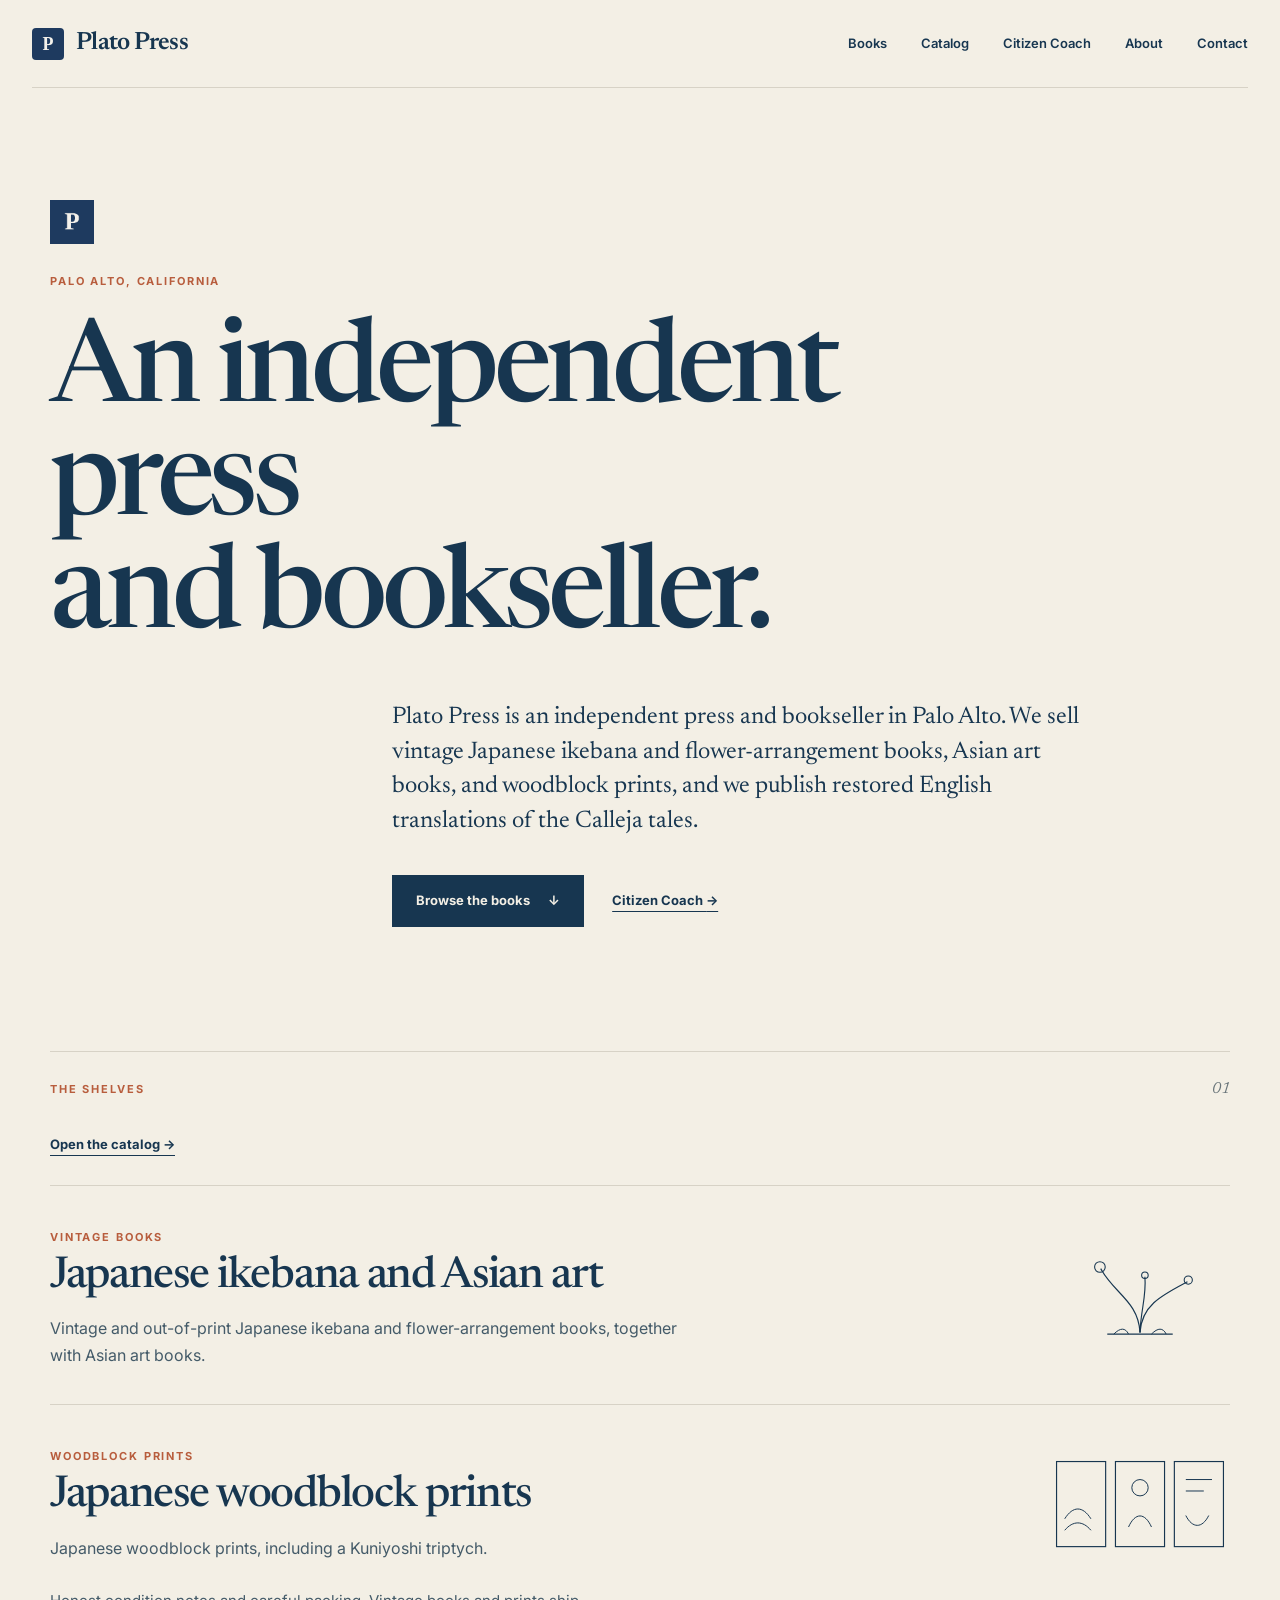
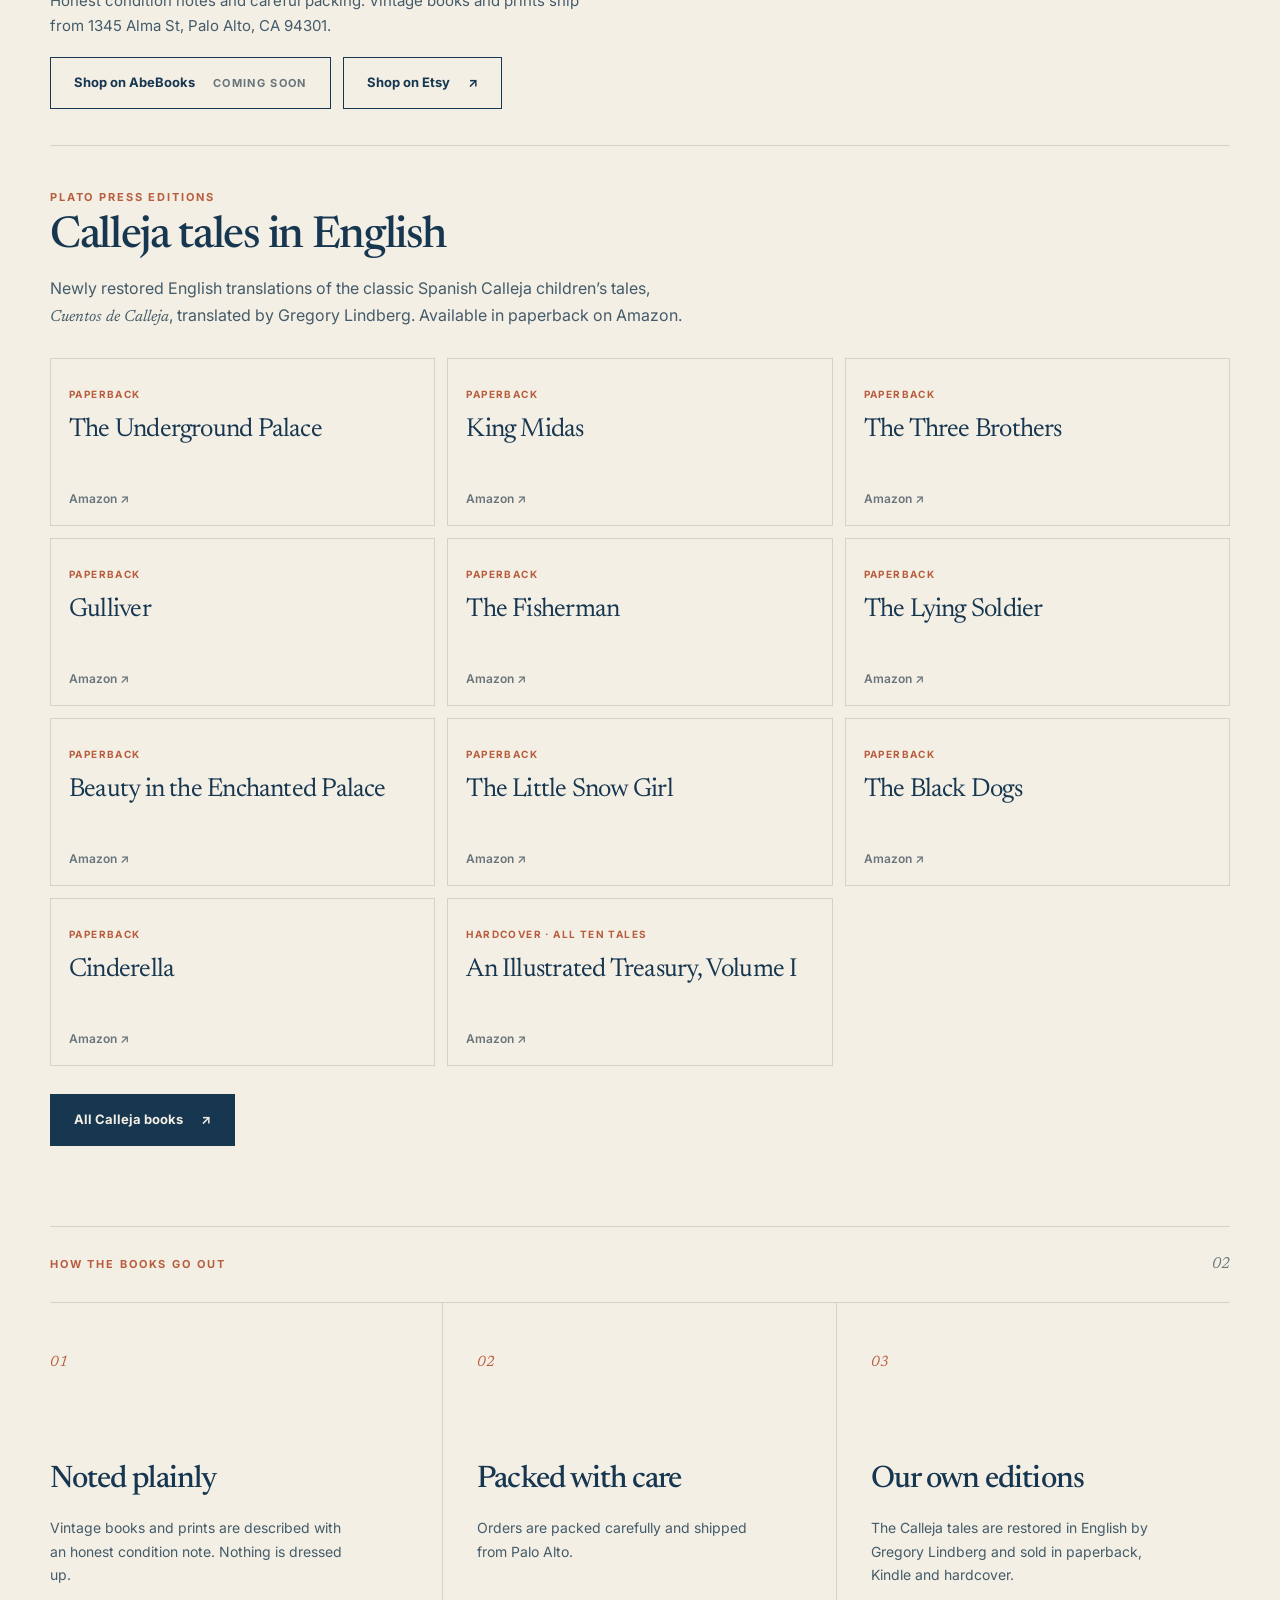
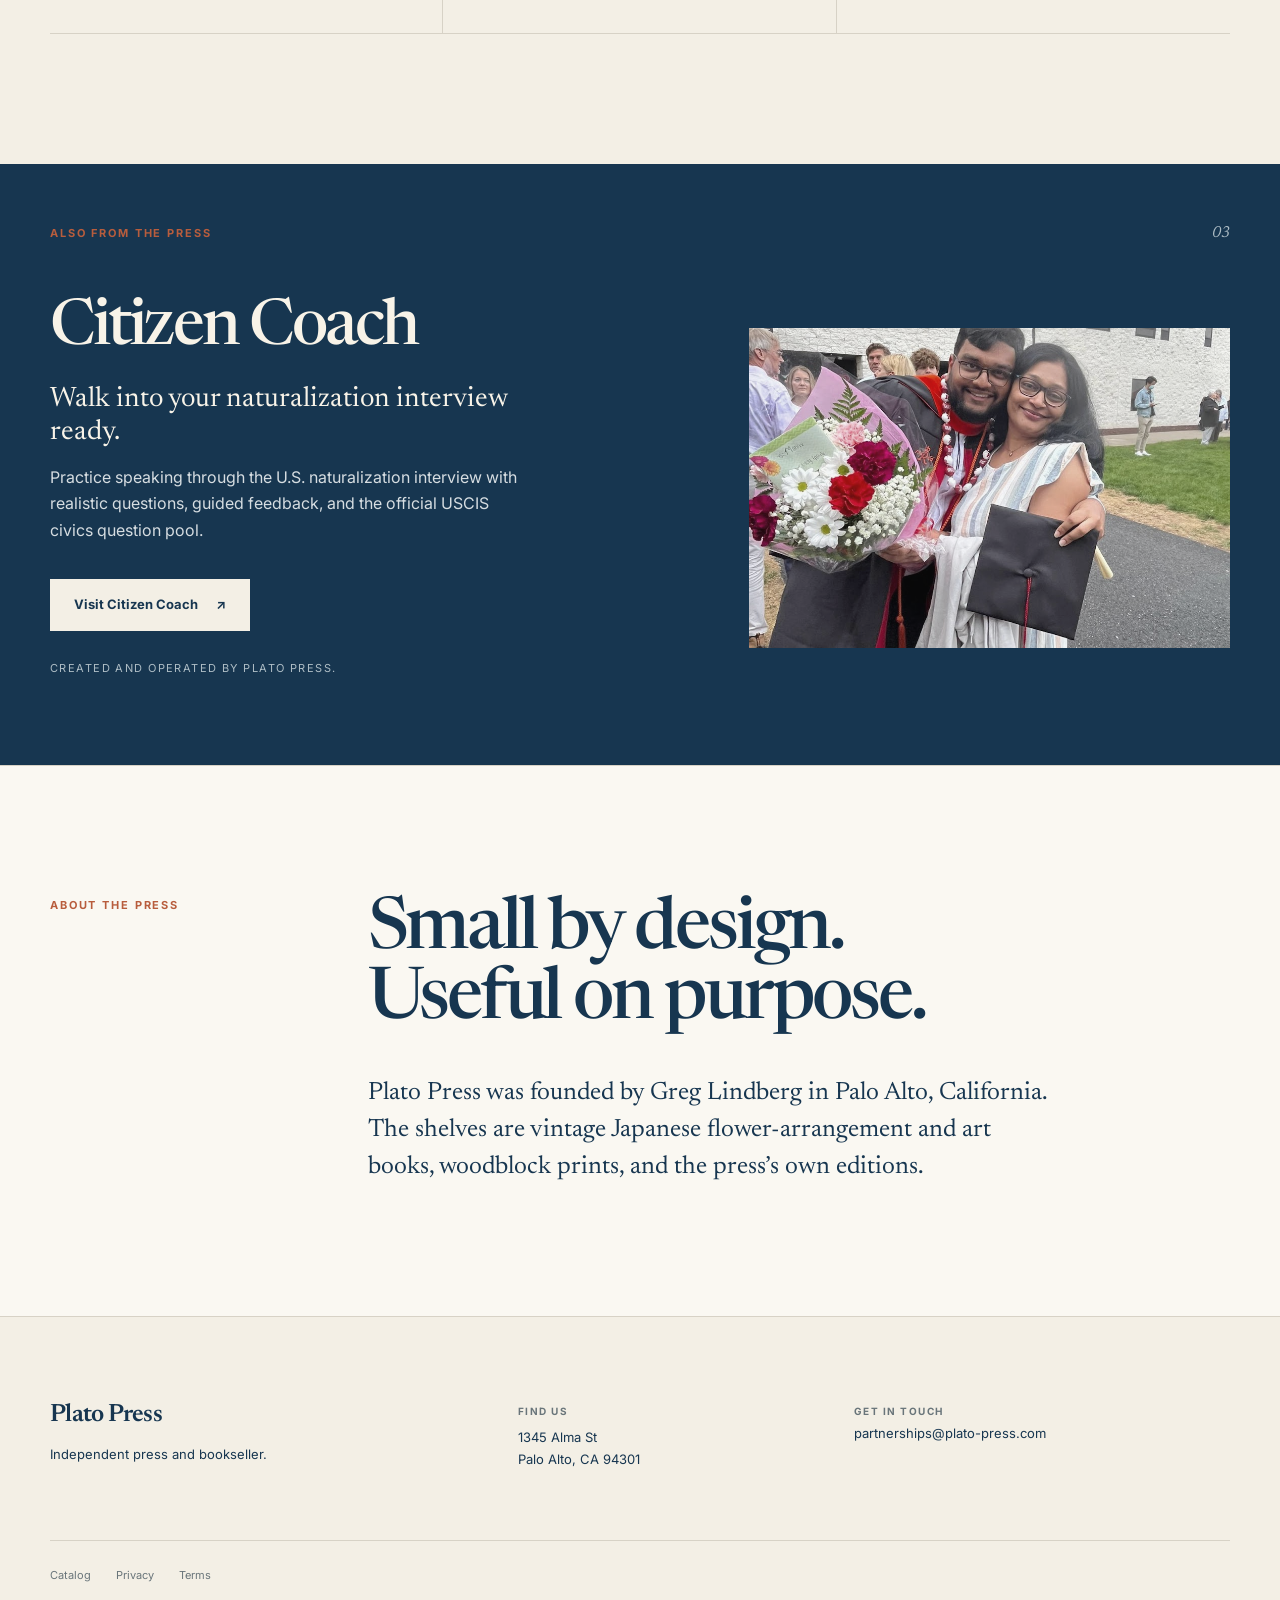
<file: index.html>
<!doctype html>
<html lang="en">
<head>
  <meta charset="utf-8" />
  <meta name="viewport" content="width=device-width, initial-scale=1" />
  <title>Plato Press — Independent press and bookseller</title>
  <meta name="description" content="Plato Press is an independent press and bookseller in Palo Alto. We sell vintage Japanese ikebana and flower-arrangement books, Asian art books, and woodblock prints, and publish restored English translations of the Calleja tales." />
  <meta name="robots" content="index, follow" />
  <meta property="og:type" content="website" />
  <meta property="og:title" content="Plato Press — Independent press and bookseller" />
  <meta property="og:description" content="Plato Press is an independent press and bookseller in Palo Alto. We sell vintage Japanese ikebana and flower-arrangement books, Asian art books, and woodblock prints, and publish restored English translations of the Calleja tales." />
  <meta property="og:url" content="https://www.plato-press.com/" />
  <meta property="og:image" content="https://www.plato-press.com/assets/brand/social-card.png" />
  <meta name="twitter:card" content="summary_large_image" />
  <link rel="canonical" href="https://www.plato-press.com/" />
  <link rel="preconnect" href="https://fonts.googleapis.com" />
  <link rel="preconnect" href="https://fonts.gstatic.com" crossorigin />
  <link rel="stylesheet" href="https://fonts.googleapis.com/css2?family=Newsreader:ital,wght@0,400;0,500;0,600;1,400&family=Inter:wght@400;500;600;700&display=swap" />
  <link rel="stylesheet" href="/style.css" />
  <link rel="icon" href="/favicon.svg" type="image/svg+xml" />
</head>
<body>
  <header class="site-header">
    <a class="brand" href="/"><img src="/favicon.svg" alt="" width="32" height="32" /><span class="wordmark">Plato Press</span></a>
    <nav aria-label="Primary navigation">
      <a href="#books">Books</a>
      <a href="/books/">Catalog</a>
      <a href="#citizen-coach">Citizen Coach</a>
      <a href="#about">About</a>
      <a href="mailto:partnerships@plato-press.com">Contact</a>
    </nav>
  </header>

  <main>
    <section class="hero shell">
      <img class="hero-mark" src="/assets/brand/p-mark-navy-cream.svg" alt="" width="44" height="44" />
      <p class="eyebrow">Palo Alto, California</p>
      <h1>An independent press<br />and bookseller.</h1>
      <p class="hero-copy">Plato Press is an independent press and bookseller in Palo Alto. We sell vintage Japanese ikebana and flower-arrangement books, Asian art books, and woodblock prints, and we publish restored English translations of the Calleja tales.</p>
      <div class="actions">
        <a class="button button-dark" href="#books">Browse the books <span aria-hidden="true">↓</span></a>
        <a class="text-link" href="#citizen-coach">Citizen Coach <span aria-hidden="true">→</span></a>
      </div>
    </section>

    <section class="catalog shell" id="books">
      <div class="section-heading"><p class="eyebrow">The shelves</p><p class="section-index">01</p></div>
      <p class="catalog-jump"><a class="text-link" href="/books/">Open the catalog <span aria-hidden="true">→</span></a></p>

      <section class="catalog-group" aria-labelledby="vintage-heading">
        <div class="shelf-row">
          <div>
            <p class="eyebrow">Vintage books</p>
            <h2 class="group-title" id="vintage-heading">Japanese ikebana and Asian art</h2>
            <p class="group-copy">Vintage and out-of-print Japanese ikebana and flower-arrangement books, together with Asian art books.</p>
          </div>
          <svg class="mark-svg" viewBox="0 0 220 120" fill="none" aria-hidden="true">
            <path d="M70 104h80" stroke="currentColor" stroke-width="1.4"/>
            <path d="M78 104c8-8 14-8 18 0M124 104c8-8 14-8 18 0" stroke="currentColor" stroke-width="1.2"/>
            <path d="M110 102C108 64 78 54 62 24" stroke="currentColor" stroke-width="1.4"/>
            <path d="M110 102c2-34 28-46 58-62" stroke="currentColor" stroke-width="1.4"/>
            <path d="M110 102c1-28 8-44 6-68" stroke="currentColor" stroke-width="1.4"/>
            <circle cx="61" cy="22" r="6.5" stroke="currentColor" stroke-width="1.3"/>
            <circle cx="169" cy="38" r="5" stroke="currentColor" stroke-width="1.3"/>
            <circle cx="116" cy="32" r="4" stroke="currentColor" stroke-width="1.3"/>
          </svg>
        </div>
      </section>

      <section class="catalog-group" aria-labelledby="prints-heading">
        <div class="shelf-row">
          <div>
            <p class="eyebrow">Woodblock prints</p>
            <h2 class="group-title" id="prints-heading">Japanese woodblock prints</h2>
            <p class="group-copy">Japanese woodblock prints, including a Kuniyoshi triptych.</p>
          </div>
          <svg class="mark-svg" viewBox="0 0 220 120" fill="none" aria-hidden="true">
            <rect x="8" y="8" width="60" height="104" stroke="currentColor" stroke-width="1.4"/>
            <rect x="80" y="8" width="60" height="104" stroke="currentColor" stroke-width="1.4"/>
            <rect x="152" y="8" width="60" height="104" stroke="currentColor" stroke-width="1.4"/>
            <path d="M18 78c10-16 22-16 32 0M18 92c10-12 22-12 32 0" stroke="currentColor" stroke-width="1.2"/>
            <circle cx="110" cy="40" r="10" stroke="currentColor" stroke-width="1.2"/>
            <path d="M96 88c8-18 20-18 28 0" stroke="currentColor" stroke-width="1.2"/>
            <path d="M166 30h32M166 44h22M166 74c8 16 20 16 28 0" stroke="currentColor" stroke-width="1.2"/>
          </svg>
        </div>
        <div class="shop-block">
          <p class="shop-note">Honest condition notes and careful packing. Vintage books and prints ship from 1345 Alma St, Palo Alto, CA 94301.</p>
          <!-- AbeBooks: paste a real https shop URL into data-shop-url when the shop is approved. Leave it empty until then. Do not invent a URL. Etsy is the shop home, not an individual listing. -->
          <div class="shop-actions">
            <span class="button button-outline is-soon" data-shop-name="Shop on AbeBooks" data-shop-url="">Shop on AbeBooks<span class="soon">Coming soon</span></span>
            <a class="button button-outline" href="https://platopressbooks.etsy.com" rel="noopener">Shop on Etsy <span aria-hidden="true">↗</span></a>
          </div>
        </div>
      </section>

      <section class="catalog-group" id="editions" aria-labelledby="editions-heading">
        <p class="eyebrow">Plato Press editions</p>
        <h2 class="group-title" id="editions-heading">Calleja tales in English</h2>
        <p class="group-copy">Newly restored English translations of the classic Spanish Calleja children’s tales, <em>Cuentos de Calleja</em>, translated by Gregory Lindberg. Available in paperback on Amazon.</p>
        <ul class="edition-grid">
          <li><a class="edition-card" href="https://www.amazon.com/dp/B0HD5F2XWS" rel="noopener"><span><span class="edition-kicker">Paperback</span><span class="edition-name">The Underground Palace</span></span><span class="edition-go">Amazon ↗</span></a></li>
          <li><a class="edition-card" href="https://www.amazon.com/dp/B0HH8F7PH7" rel="noopener"><span><span class="edition-kicker">Paperback</span><span class="edition-name">King Midas</span></span><span class="edition-go">Amazon ↗</span></a></li>
          <li><a class="edition-card" href="https://www.amazon.com/dp/B0HH85KTK1" rel="noopener"><span><span class="edition-kicker">Paperback</span><span class="edition-name">The Three Brothers</span></span><span class="edition-go">Amazon ↗</span></a></li>
          <li><a class="edition-card" href="https://www.amazon.com/dp/B0HH7V6XHB" rel="noopener"><span><span class="edition-kicker">Paperback</span><span class="edition-name">Gulliver</span></span><span class="edition-go">Amazon ↗</span></a></li>
          <li><a class="edition-card" href="https://www.amazon.com/dp/B0HH7XQMJG" rel="noopener"><span><span class="edition-kicker">Paperback</span><span class="edition-name">The Fisherman</span></span><span class="edition-go">Amazon ↗</span></a></li>
          <li><a class="edition-card" href="https://www.amazon.com/dp/B0HH7MKJT9" rel="noopener"><span><span class="edition-kicker">Paperback</span><span class="edition-name">The Lying Soldier</span></span><span class="edition-go">Amazon ↗</span></a></li>
          <li><a class="edition-card" href="https://www.amazon.com/dp/B0HHYVQQCM" rel="noopener"><span><span class="edition-kicker">Paperback</span><span class="edition-name">Beauty in the Enchanted Palace</span></span><span class="edition-go">Amazon ↗</span></a></li>
          <li><a class="edition-card" href="https://www.amazon.com/dp/B0HKFKT9XS" rel="noopener"><span><span class="edition-kicker">Paperback</span><span class="edition-name">The Little Snow Girl</span></span><span class="edition-go">Amazon ↗</span></a></li>
          <li><a class="edition-card" href="https://www.amazon.com/dp/B0HM894PDW" rel="noopener"><span><span class="edition-kicker">Paperback</span><span class="edition-name">The Black Dogs</span></span><span class="edition-go">Amazon ↗</span></a></li>
          <li><a class="edition-card" href="https://www.amazon.com/dp/B0HNHPNJCL" rel="noopener"><span><span class="edition-kicker">Paperback</span><span class="edition-name">Cinderella</span></span><span class="edition-go">Amazon ↗</span></a></li>
          <li><a class="edition-card" href="https://www.amazon.com/dp/B0HND86GPM" rel="noopener"><span><span class="edition-kicker">Hardcover · all ten tales</span><span class="edition-name">An Illustrated Treasury, Volume I</span></span><span class="edition-go">Amazon ↗</span></a></li>
        </ul>
        <p class="editions-all"><a class="button button-dark" href="https://calleja.plato-press.com/#books" rel="noopener">All Calleja books <span aria-hidden="true">↗</span></a></p>
      </section>
    </section>

    <section class="principles shell" id="approach">
      <div class="section-heading"><p class="eyebrow">How the books go out</p><p class="section-index">02</p></div>
      <div class="principle-grid">
        <article><span>01</span><h3>Noted plainly</h3><p>Vintage books and prints are described with an honest condition note. Nothing is dressed up.</p></article>
        <article><span>02</span><h3>Packed with care</h3><p>Orders are packed carefully and shipped from Palo Alto.</p></article>
        <article><span>03</span><h3>Our own editions</h3><p>The Calleja tales are restored in English by Gregory Lindberg and sold in paperback, Kindle and hardcover.</p></article>
      </div>
    </section>

    <section class="app-note" id="citizen-coach">
      <div class="shell">
        <div class="section-heading"><p class="eyebrow">Also from the press</p><p class="section-index">03</p></div>
        <article class="app-row">
          <div class="app-copy">
            <h2>Citizen Coach</h2>
            <p class="app-lede">Walk into your naturalization interview ready.</p>
            <p>Practice speaking through the U.S. naturalization interview with realistic questions, guided feedback, and the official USCIS civics question pool.</p>
            <div class="actions">
              <a class="button button-cream" href="https://citizen-coach.plato-press.com" rel="noopener">Visit Citizen Coach <span aria-hidden="true">↗</span></a>
            </div>
            <p class="app-provenance">Created and operated by Plato Press.</p>
          </div>
          <div class="app-visual">
            <img src="/assets/citizen-coach/story.jpg" alt="A Citizen Coach learner and her mother smiling together" />
          </div>
        </article>
      </div>
    </section>

    <section class="studio-statement" id="about">
      <div class="shell statement-grid"><p class="eyebrow">About the press</p><div><h2>Small by design.<br />Useful on purpose.</h2><p>Plato Press was founded by Greg Lindberg in Palo Alto, California. The shelves are vintage Japanese flower-arrangement and art books, woodblock prints, and the press’s own editions.</p></div></div>
    </section>
  </main>

  <footer>
    <div class="shell footer-grid">
      <div><p class="wordmark">Plato Press</p><p>Independent press and bookseller.</p></div>
      <div><p class="footer-label">Find us</p><address>1345 Alma St<br />Palo Alto, CA 94301</address></div>
      <div><p class="footer-label">Get in touch</p><a href="mailto:partnerships@plato-press.com">partnerships@plato-press.com</a></div>
    </div>
    <div class="shell footer-bottom"><div><a href="/books/">Catalog</a><a href="/privacy/">Privacy</a><a href="/terms/">Terms</a></div></div>
  </footer>
  <script src="/shop-links.js"></script>
</body>
</html>
</file>
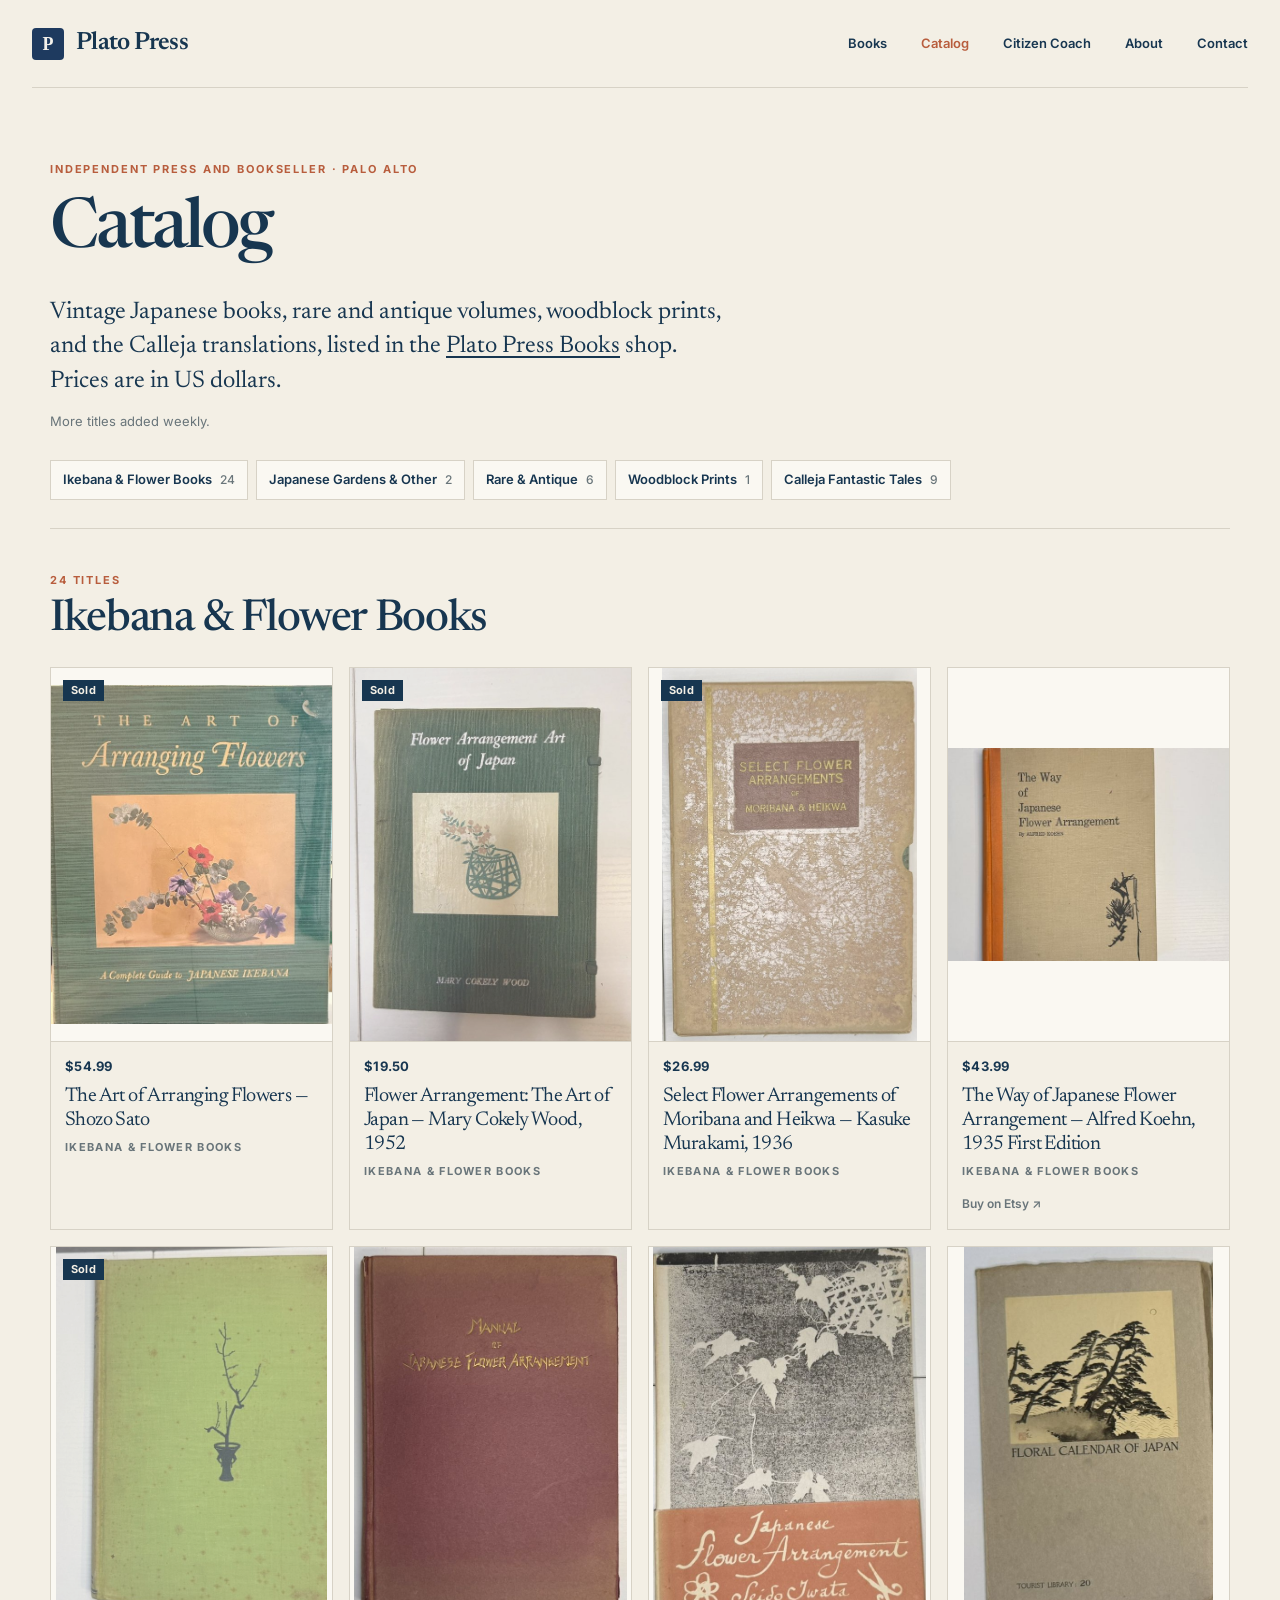
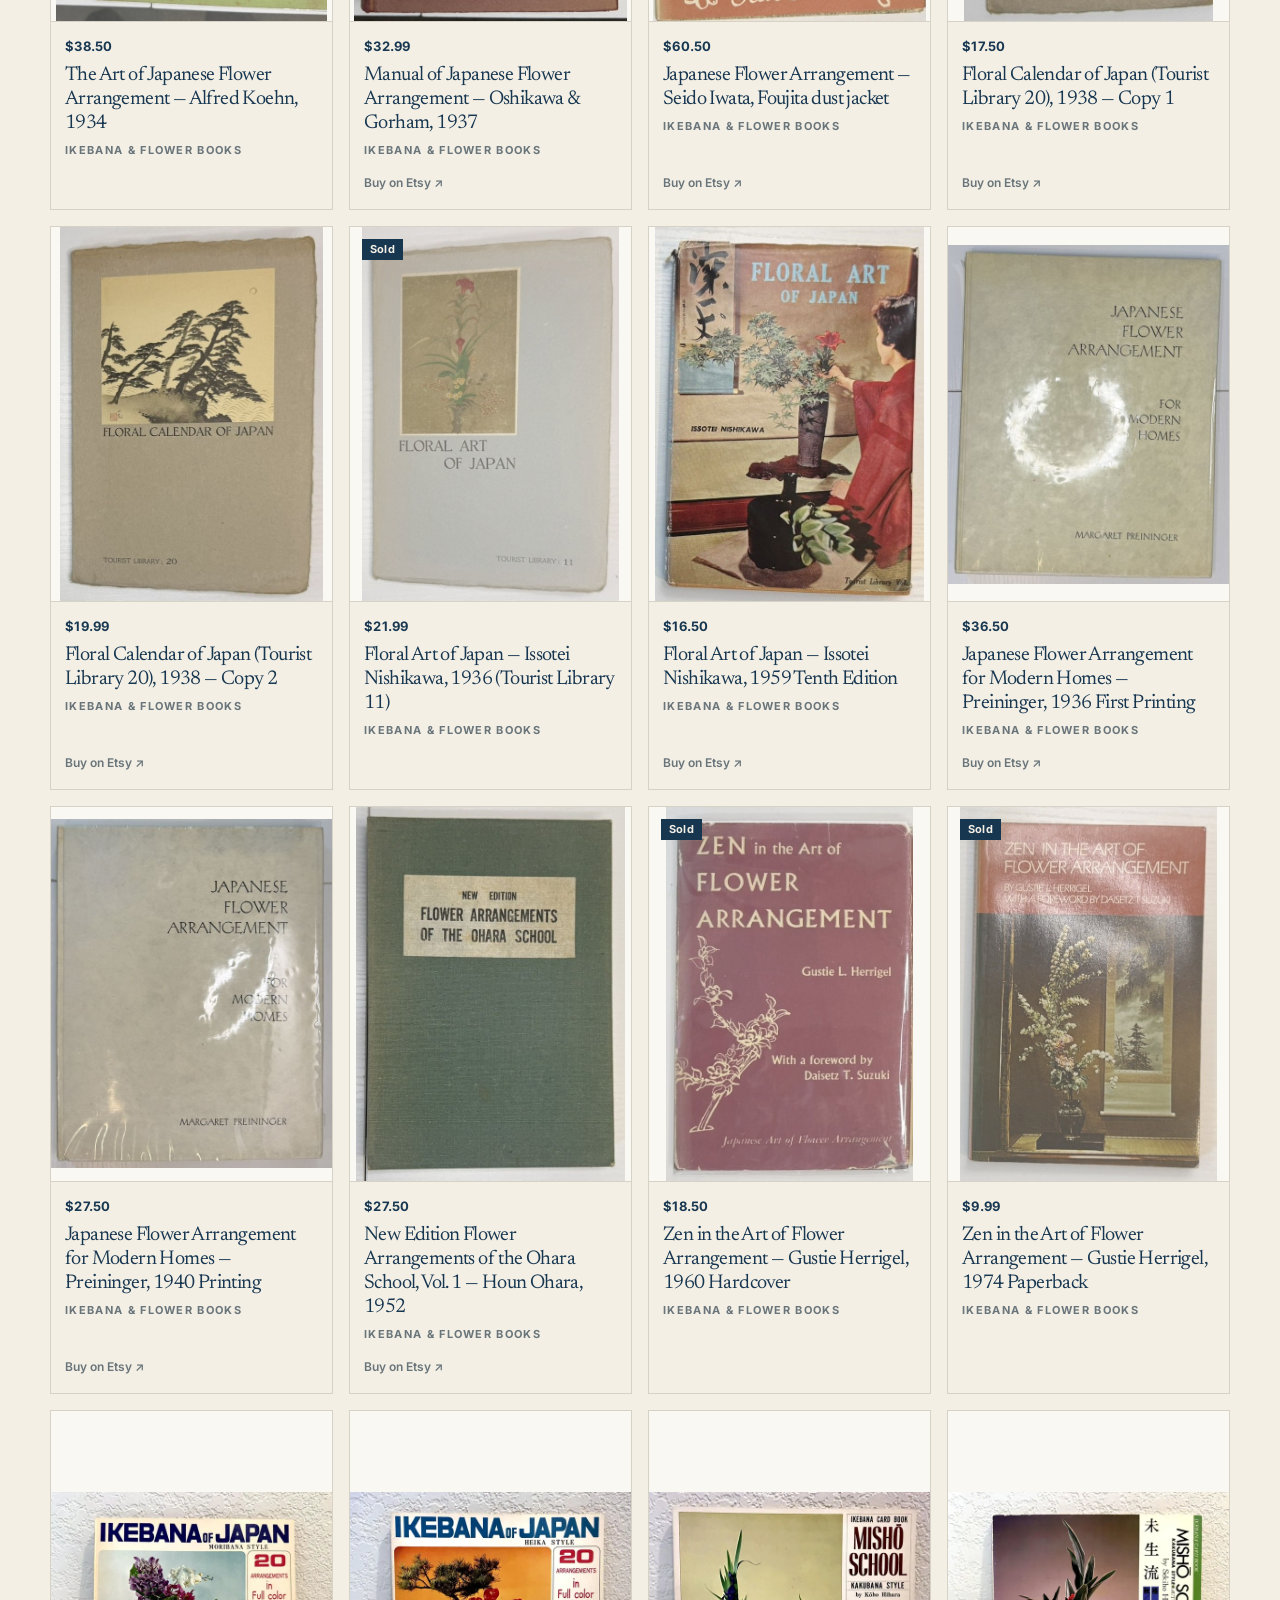
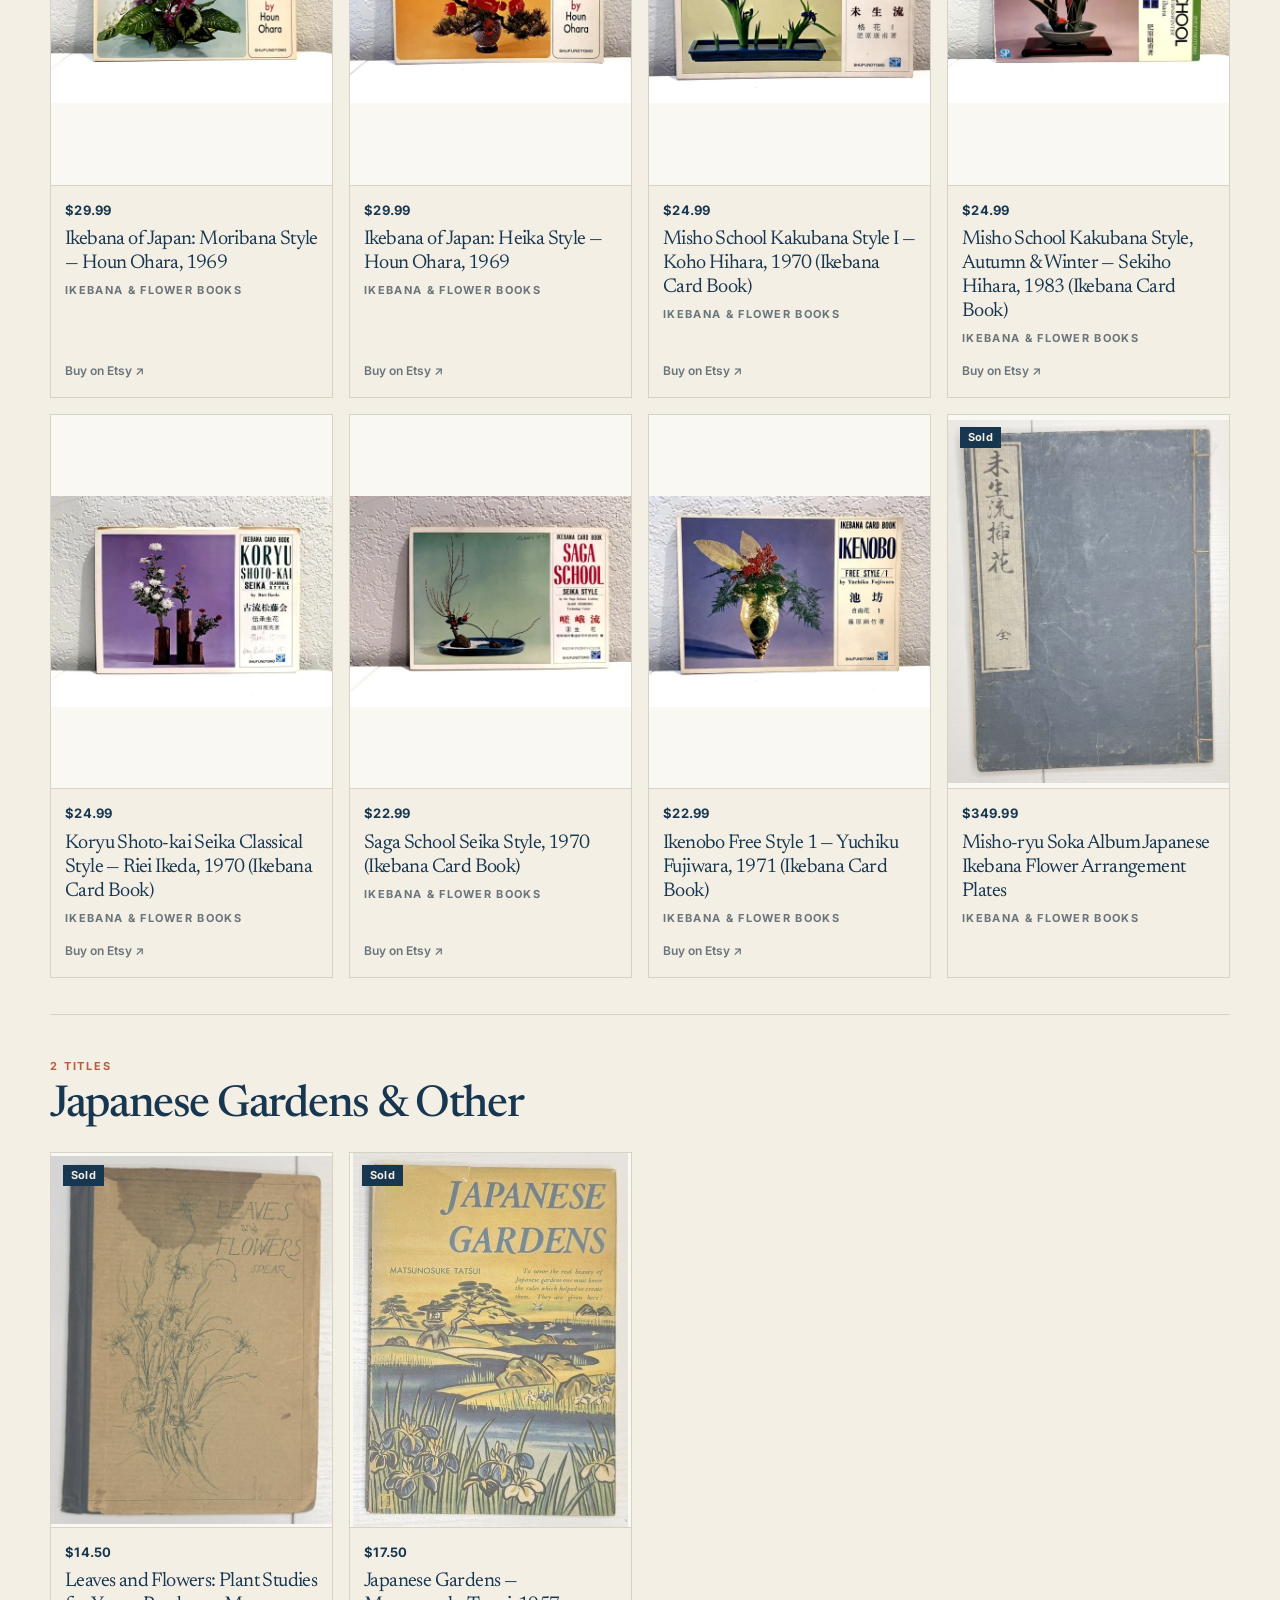
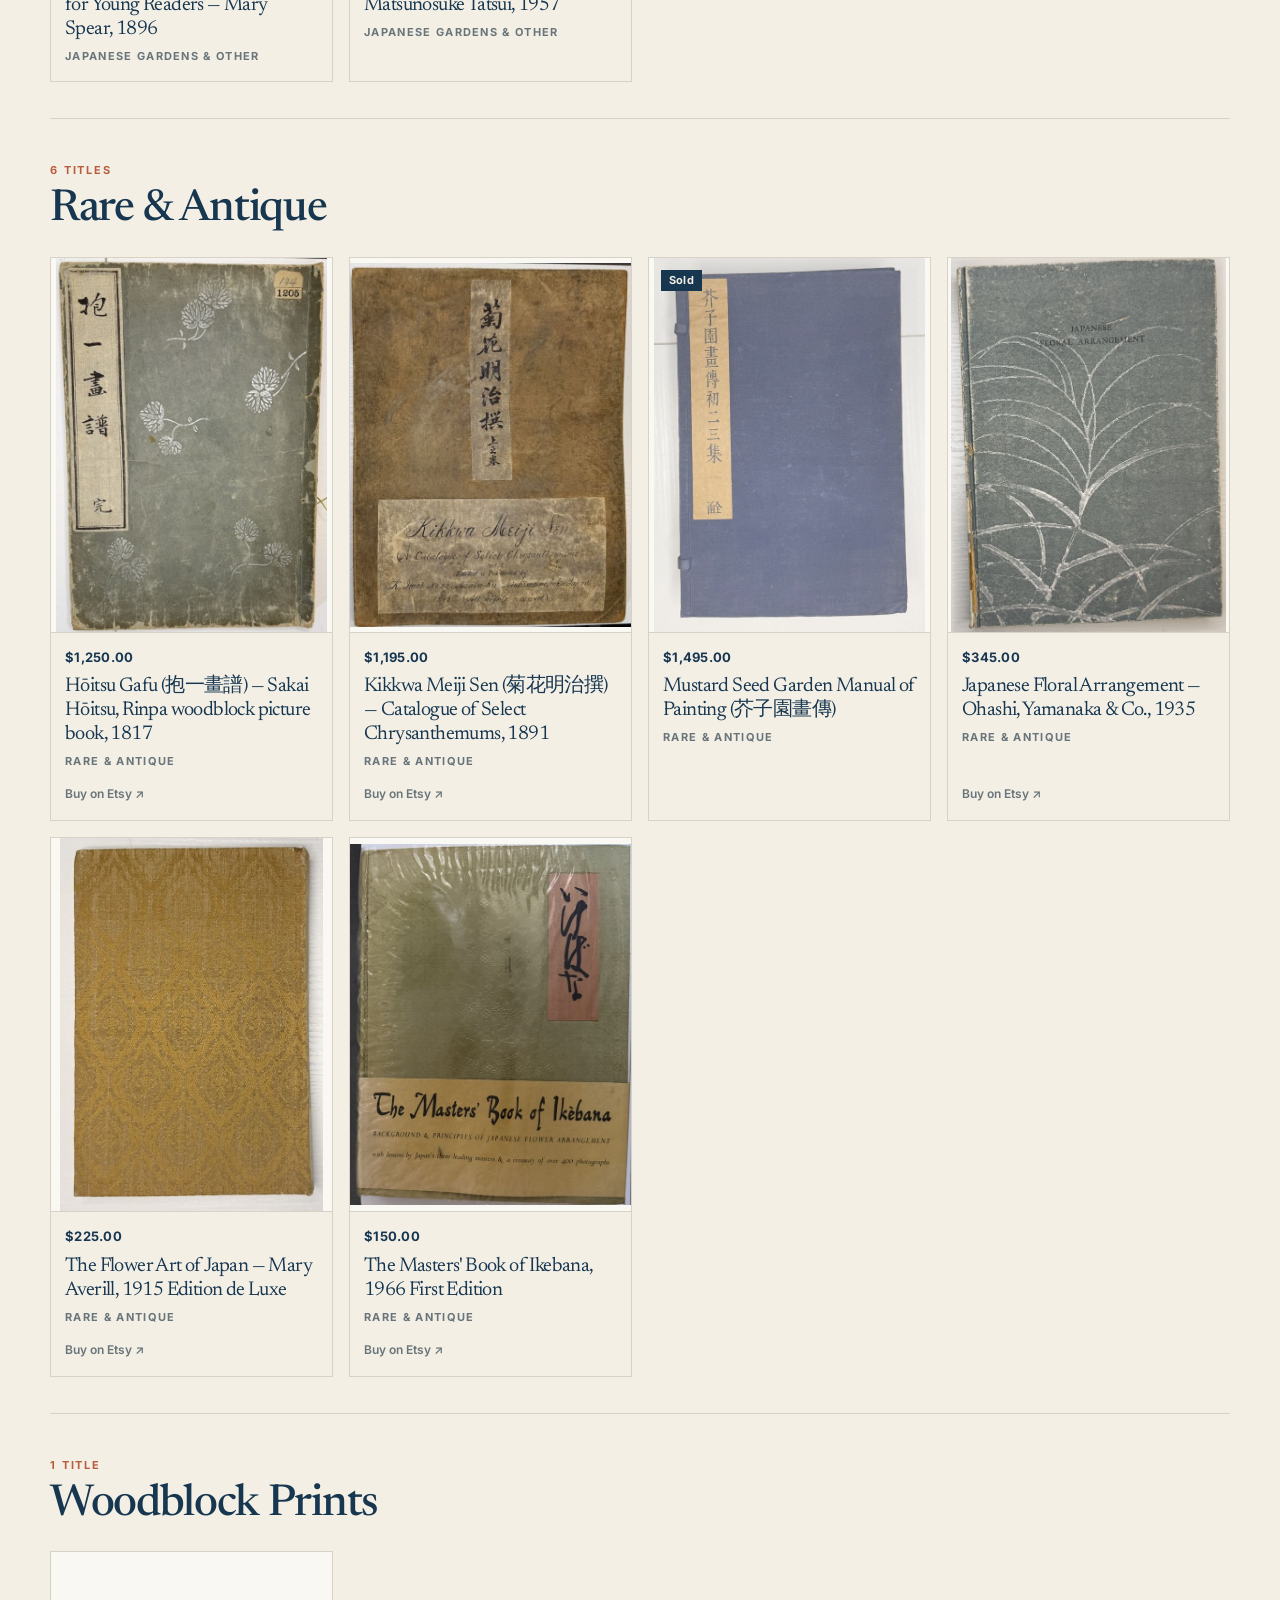
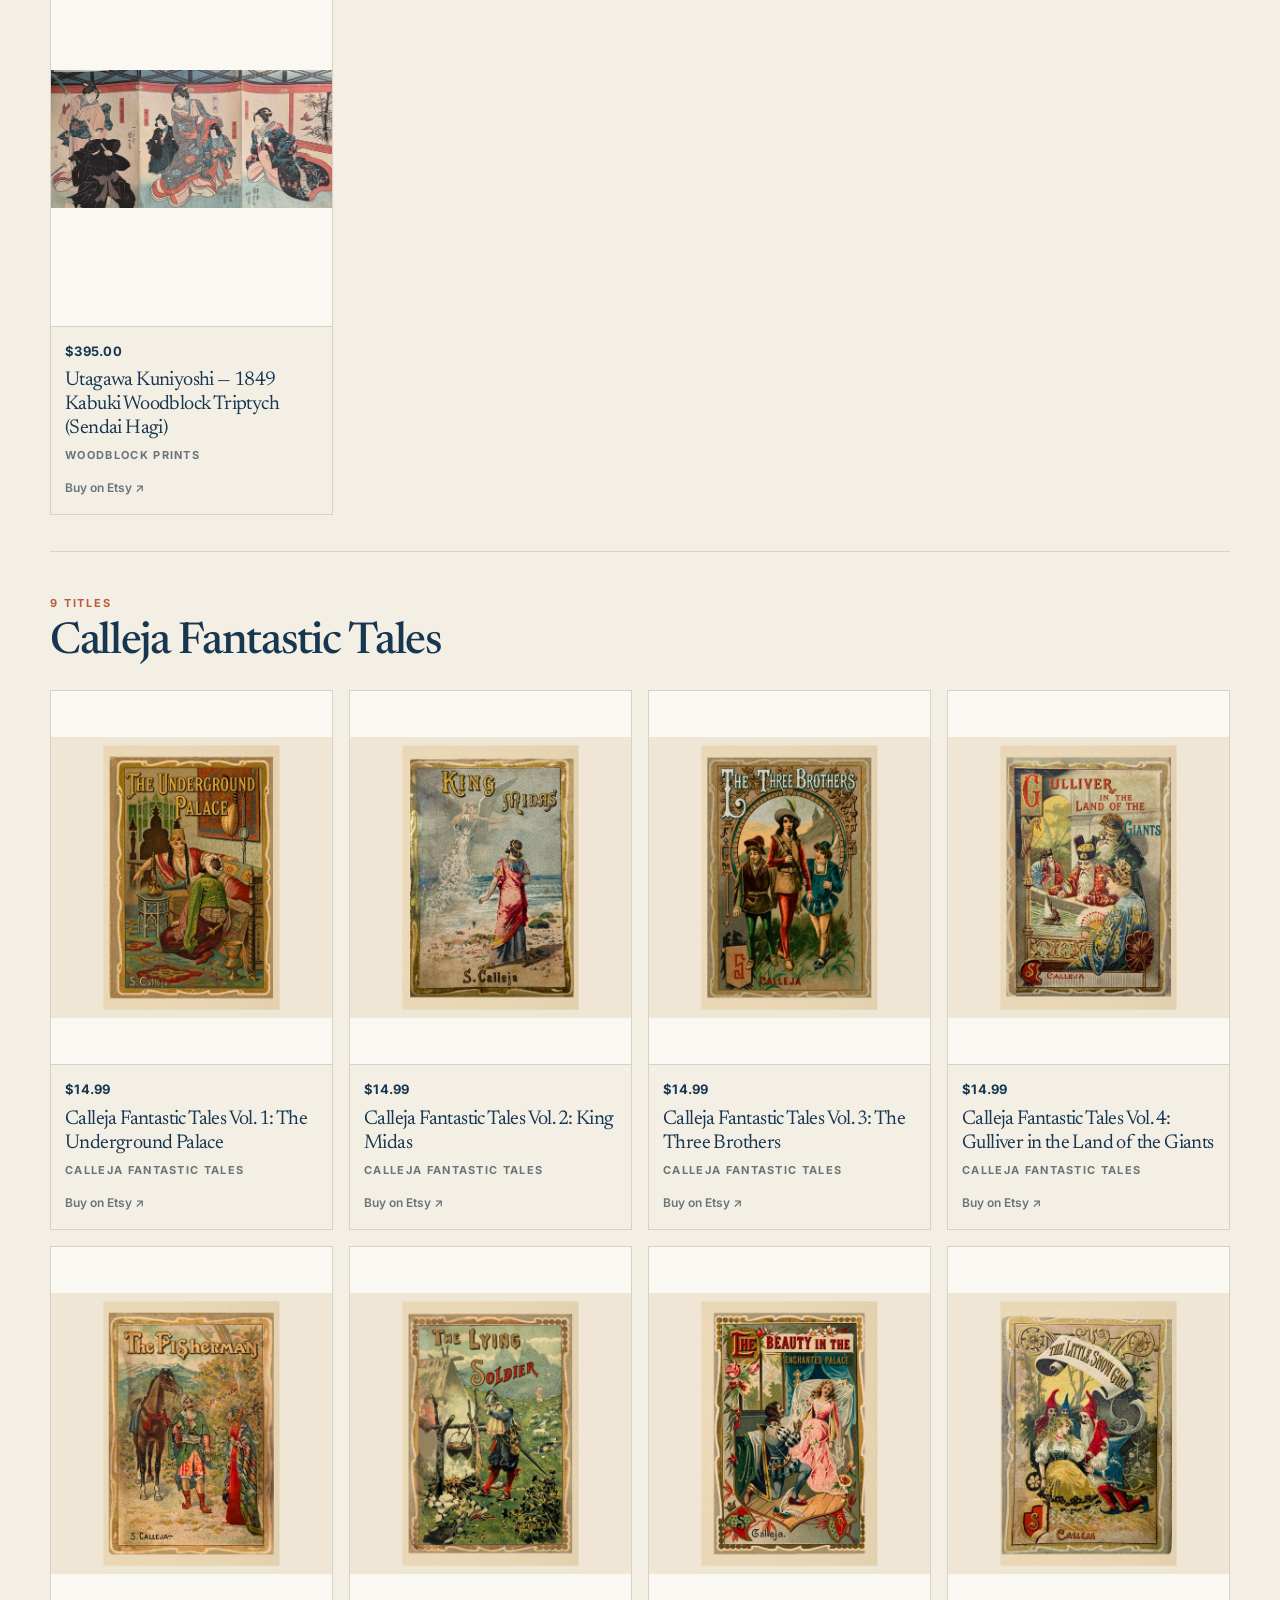
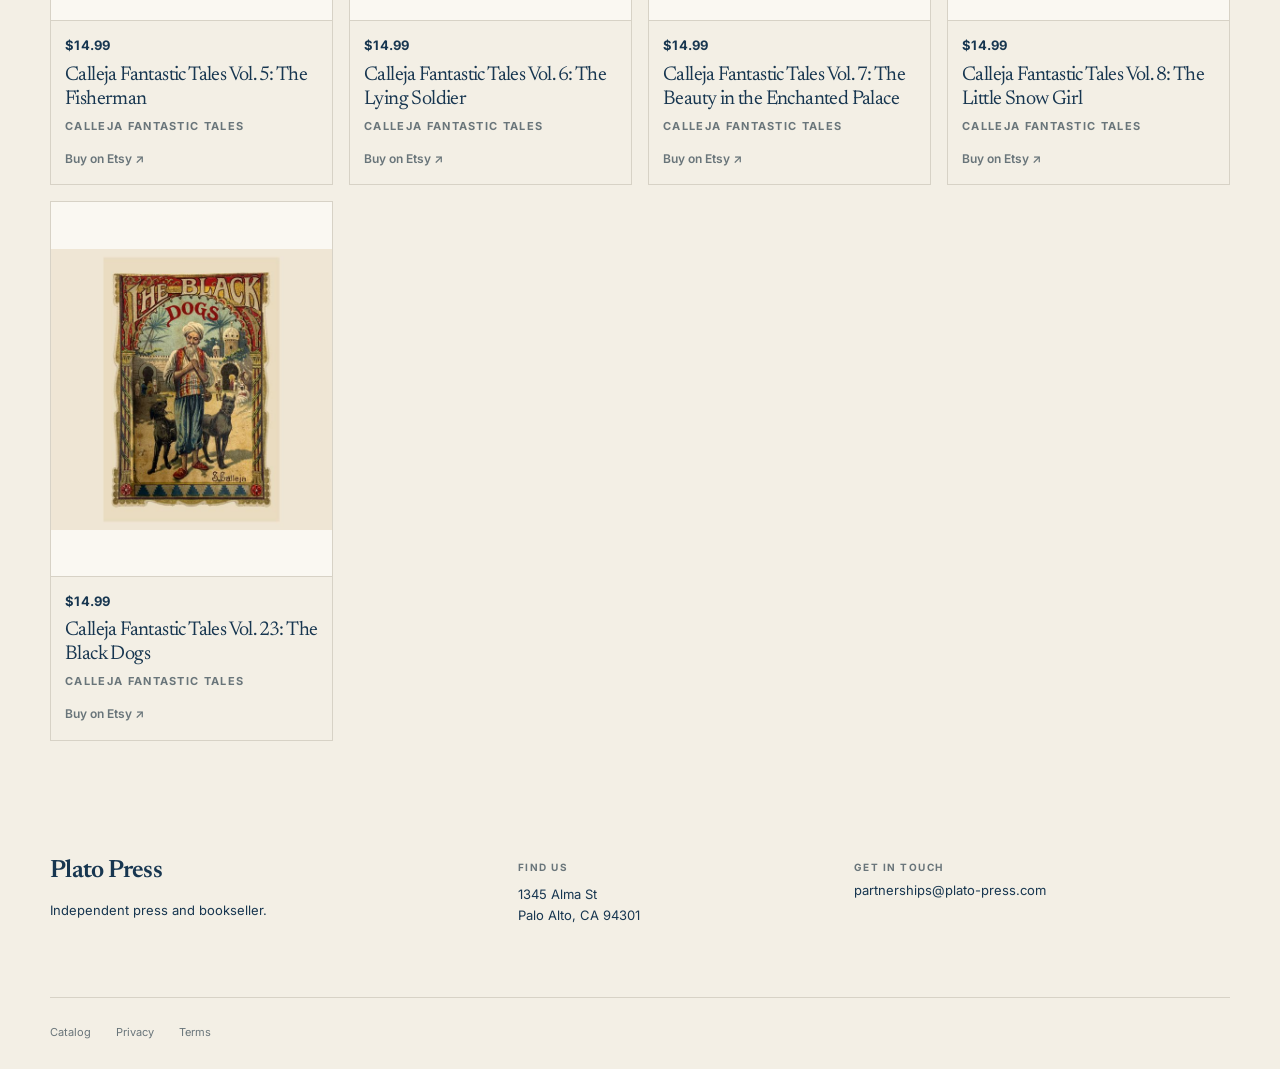
<file: books/index.html>
<!doctype html>
<html lang="en">
<head>
  <meta charset="utf-8" />
  <meta name="viewport" content="width=device-width, initial-scale=1" />
  <title>Catalog — Plato Press</title>
  <meta name="description" content="The Plato Press catalog: Japanese books, rare and antique volumes, woodblock prints, and Calleja translations listed in the Plato Press Books shop on Etsy." />
  <meta name="robots" content="index, follow" />
  <meta property="og:type" content="website" />
  <meta property="og:title" content="Catalog — Plato Press" />
  <meta property="og:description" content="Japanese books, rare and antique volumes, woodblock prints, and Calleja translations in the Plato Press Books shop." />
  <meta property="og:url" content="https://www.plato-press.com/books/" />
  <meta property="og:image" content="https://www.plato-press.com/assets/brand/social-card.png" />
  <meta name="twitter:card" content="summary_large_image" />
  <link rel="canonical" href="https://www.plato-press.com/books/" />
  <link rel="preconnect" href="https://fonts.googleapis.com" />
  <link rel="preconnect" href="https://fonts.gstatic.com" crossorigin />
  <link rel="stylesheet" href="https://fonts.googleapis.com/css2?family=Newsreader:ital,wght@0,400;0,500;0,600;1,400&family=Inter:wght@400;500;600;700&display=swap" />
  <link rel="stylesheet" href="/style.css" />
  <link rel="icon" href="/favicon.svg" type="image/svg+xml" />
</head>
<body>
  <header class="site-header">
    <a class="brand" href="/"><img src="/favicon.svg" alt="" width="32" height="32" /><span class="wordmark">Plato Press</span></a>
    <nav aria-label="Primary navigation">
      <a href="/#books">Books</a>
      <a href="/books/" aria-current="page">Catalog</a>
      <a href="/#citizen-coach">Citizen Coach</a>
      <a href="/#about">About</a>
      <a href="mailto:partnerships@plato-press.com">Contact</a>
    </nav>
  </header>

  <main>
    <article class="shell books-page">
      <p class="eyebrow">Independent press and bookseller · Palo Alto</p>
      <h1 class="books-title">Catalog</h1>
      <p class="books-lede">Vintage Japanese books, rare and antique volumes, woodblock prints, and the Calleja translations, listed in the <a href="https://platopressbooks.etsy.com" rel="noopener">Plato Press Books</a> shop. Prices are in US dollars.</p>
      <p class="books-note">More titles added weekly.</p>
      <nav class="category-nav" aria-label="Catalog categories">
        <a href="#ikebana-flower-books">Ikebana &amp; Flower Books <span class="count">24</span></a>
        <a href="#japanese-gardens-other">Japanese Gardens &amp; Other <span class="count">2</span></a>
        <a href="#rare-antique">Rare &amp; Antique <span class="count">6</span></a>
        <a href="#woodblock-prints">Woodblock Prints <span class="count">1</span></a>
        <a href="#calleja-fantastic-tales">Calleja Fantastic Tales <span class="count">9</span></a>
      </nav>

      <section class="catalog-group" id="ikebana-flower-books" aria-labelledby="ikebana-flower-books-heading">
        <p class="eyebrow">24 titles</p>
        <h2 class="group-title" id="ikebana-flower-books-heading">Ikebana &amp; Flower Books</h2>
        <ul class="book-grid">
          <li>
            <article class="book-card is-sold">
              <span class="book-cover"><img src="/assets/books/thumbs/4591432913.jpg" alt="Cover of The Art of Arranging Flowers — Shozo Sato" width="600" height="723" loading="lazy" decoding="async" /><span class="sold-badge">Sold</span></span>
              <span class="book-copy"><span class="edition-price">$54.99</span><span class="edition-name">The Art of Arranging Flowers — Shozo Sato</span><span class="edition-meta">Ikebana &amp; Flower Books</span>
              </span>
            </article>
          </li>
          <li>
            <article class="book-card is-sold">
              <span class="book-cover"><img src="/assets/books/thumbs/4591448274.jpg" alt="Cover of Flower Arrangement: The Art of Japan — Mary Cokely Wood, 1952" width="600" height="800" loading="lazy" decoding="async" /><span class="sold-badge">Sold</span></span>
              <span class="book-copy"><span class="edition-price">$19.50</span><span class="edition-name">Flower Arrangement: The Art of Japan — Mary Cokely Wood, 1952</span><span class="edition-meta">Ikebana &amp; Flower Books</span>
              </span>
            </article>
          </li>
          <li>
            <article class="book-card is-sold">
              <span class="book-cover"><img src="/assets/books/thumbs/4591437431.jpg" alt="Cover of Select Flower Arrangements of Moribana and Heikwa — Kasuke Murakami, 1936" width="600" height="877" loading="lazy" decoding="async" /><span class="sold-badge">Sold</span></span>
              <span class="book-copy"><span class="edition-price">$26.99</span><span class="edition-name">Select Flower Arrangements of Moribana and Heikwa — Kasuke Murakami, 1936</span><span class="edition-meta">Ikebana &amp; Flower Books</span>
              </span>
            </article>
          </li>
          <li>
            <a class="book-card" href="https://www.etsy.com/listing/4591571036" target="_blank" rel="noopener noreferrer">
              <span class="book-cover"><img src="/assets/books/thumbs/4591571036.jpg" alt="Cover of The Way of Japanese Flower Arrangement — Alfred Koehn, 1935 First Edition" width="600" height="455" loading="lazy" decoding="async" /></span>
              <span class="book-copy"><span class="edition-price">$43.99</span><span class="edition-name">The Way of Japanese Flower Arrangement — Alfred Koehn, 1935 First Edition</span><span class="edition-meta">Ikebana &amp; Flower Books</span>
                <span class="edition-go">Buy on Etsy <span aria-hidden="true">↗</span><span class="sr-only"> (opens in a new tab)</span></span>
              </span>
            </a>
          </li>
          <li>
            <article class="book-card is-sold">
              <span class="book-cover"><img src="/assets/books/thumbs/4591571670.jpg" alt="Cover of The Art of Japanese Flower Arrangement — Alfred Koehn, 1934" width="600" height="826" loading="lazy" decoding="async" /><span class="sold-badge">Sold</span></span>
              <span class="book-copy"><span class="edition-price">$38.50</span><span class="edition-name">The Art of Japanese Flower Arrangement — Alfred Koehn, 1934</span><span class="edition-meta">Ikebana &amp; Flower Books</span>
              </span>
            </article>
          </li>
          <li>
            <a class="book-card" href="https://www.etsy.com/listing/4591559785" target="_blank" rel="noopener noreferrer">
              <span class="book-cover"><img src="/assets/books/thumbs/4591559785.jpg" alt="Cover of Manual of Japanese Flower Arrangement — Oshikawa &amp; Gorham, 1937" width="600" height="823" loading="lazy" decoding="async" /></span>
              <span class="book-copy"><span class="edition-price">$32.99</span><span class="edition-name">Manual of Japanese Flower Arrangement — Oshikawa &amp; Gorham, 1937</span><span class="edition-meta">Ikebana &amp; Flower Books</span>
                <span class="edition-go">Buy on Etsy <span aria-hidden="true">↗</span><span class="sr-only"> (opens in a new tab)</span></span>
              </span>
            </a>
          </li>
          <li>
            <a class="book-card" href="https://www.etsy.com/listing/4591560261" target="_blank" rel="noopener noreferrer">
              <span class="book-cover"><img src="/assets/books/thumbs/4591560261.jpg" alt="Cover of Japanese Flower Arrangement — Seido Iwata, Foujita dust jacket" width="600" height="824" loading="lazy" decoding="async" /></span>
              <span class="book-copy"><span class="edition-price">$60.50</span><span class="edition-name">Japanese Flower Arrangement — Seido Iwata, Foujita dust jacket</span><span class="edition-meta">Ikebana &amp; Flower Books</span>
                <span class="edition-go">Buy on Etsy <span aria-hidden="true">↗</span><span class="sr-only"> (opens in a new tab)</span></span>
              </span>
            </a>
          </li>
          <li>
            <a class="book-card" href="https://www.etsy.com/listing/4591561299" target="_blank" rel="noopener noreferrer">
              <span class="book-cover"><img src="/assets/books/thumbs/4591561299.jpg" alt="Cover of Floral Calendar of Japan (Tourist Library 20), 1938 — Copy 1" width="600" height="901" loading="lazy" decoding="async" /></span>
              <span class="book-copy"><span class="edition-price">$17.50</span><span class="edition-name">Floral Calendar of Japan (Tourist Library 20), 1938 — Copy 1</span><span class="edition-meta">Ikebana &amp; Flower Books</span>
                <span class="edition-go">Buy on Etsy <span aria-hidden="true">↗</span><span class="sr-only"> (opens in a new tab)</span></span>
              </span>
            </a>
          </li>
          <li>
            <a class="book-card" href="https://www.etsy.com/listing/4591561823" target="_blank" rel="noopener noreferrer">
              <span class="book-cover"><img src="/assets/books/thumbs/4591561823.jpg" alt="Cover of Floral Calendar of Japan (Tourist Library 20), 1938 — Copy 2" width="600" height="851" loading="lazy" decoding="async" /></span>
              <span class="book-copy"><span class="edition-price">$19.99</span><span class="edition-name">Floral Calendar of Japan (Tourist Library 20), 1938 — Copy 2</span><span class="edition-meta">Ikebana &amp; Flower Books</span>
                <span class="edition-go">Buy on Etsy <span aria-hidden="true">↗</span><span class="sr-only"> (opens in a new tab)</span></span>
              </span>
            </a>
          </li>
          <li>
            <article class="book-card is-sold">
              <span class="book-cover"><img src="/assets/books/thumbs/4591574666.jpg" alt="Cover of Floral Art of Japan — Issotei Nishikawa, 1936 (Tourist Library 11)" width="600" height="872" loading="lazy" decoding="async" /><span class="sold-badge">Sold</span></span>
              <span class="book-copy"><span class="edition-price">$21.99</span><span class="edition-name">Floral Art of Japan — Issotei Nishikawa, 1936 (Tourist Library 11)</span><span class="edition-meta">Ikebana &amp; Flower Books</span>
              </span>
            </article>
          </li>
          <li>
            <a class="book-card" href="https://www.etsy.com/listing/4591562681" target="_blank" rel="noopener noreferrer">
              <span class="book-cover"><img src="/assets/books/thumbs/4591562681.jpg" alt="Cover of Floral Art of Japan — Issotei Nishikawa, 1959 Tenth Edition" width="585" height="815" loading="lazy" decoding="async" /></span>
              <span class="book-copy"><span class="edition-price">$16.50</span><span class="edition-name">Floral Art of Japan — Issotei Nishikawa, 1959 Tenth Edition</span><span class="edition-meta">Ikebana &amp; Flower Books</span>
                <span class="edition-go">Buy on Etsy <span aria-hidden="true">↗</span><span class="sr-only"> (opens in a new tab)</span></span>
              </span>
            </a>
          </li>
          <li>
            <a class="book-card" href="https://www.etsy.com/listing/4591563127" target="_blank" rel="noopener noreferrer">
              <span class="book-cover"><img src="/assets/books/thumbs/4591563127.jpg" alt="Cover of Japanese Flower Arrangement for Modern Homes — Preininger, 1936 First Printing" width="600" height="724" loading="lazy" decoding="async" /></span>
              <span class="book-copy"><span class="edition-price">$36.50</span><span class="edition-name">Japanese Flower Arrangement for Modern Homes — Preininger, 1936 First Printing</span><span class="edition-meta">Ikebana &amp; Flower Books</span>
                <span class="edition-go">Buy on Etsy <span aria-hidden="true">↗</span><span class="sr-only"> (opens in a new tab)</span></span>
              </span>
            </a>
          </li>
          <li>
            <a class="book-card" href="https://www.etsy.com/listing/4591575886" target="_blank" rel="noopener noreferrer">
              <span class="book-cover"><img src="/assets/books/thumbs/4591575886.jpg" alt="Cover of Japanese Flower Arrangement for Modern Homes — Preininger, 1940 Printing" width="600" height="745" loading="lazy" decoding="async" /></span>
              <span class="book-copy"><span class="edition-price">$27.50</span><span class="edition-name">Japanese Flower Arrangement for Modern Homes — Preininger, 1940 Printing</span><span class="edition-meta">Ikebana &amp; Flower Books</span>
                <span class="edition-go">Buy on Etsy <span aria-hidden="true">↗</span><span class="sr-only"> (opens in a new tab)</span></span>
              </span>
            </a>
          </li>
          <li>
            <a class="book-card" href="https://www.etsy.com/listing/4591564017" target="_blank" rel="noopener noreferrer">
              <span class="book-cover"><img src="/assets/books/thumbs/4591564017.jpg" alt="Cover of New Edition Flower Arrangements of the Ohara School, Vol. 1 — Houn Ohara, 1952" width="600" height="833" loading="lazy" decoding="async" /></span>
              <span class="book-copy"><span class="edition-price">$27.50</span><span class="edition-name">New Edition Flower Arrangements of the Ohara School, Vol. 1 — Houn Ohara, 1952</span><span class="edition-meta">Ikebana &amp; Flower Books</span>
                <span class="edition-go">Buy on Etsy <span aria-hidden="true">↗</span><span class="sr-only"> (opens in a new tab)</span></span>
              </span>
            </a>
          </li>
          <li>
            <article class="book-card is-sold">
              <span class="book-cover"><img src="/assets/books/thumbs/4591576624.jpg" alt="Cover of Zen in the Art of Flower Arrangement — Gustie Herrigel, 1960 Hardcover" width="533" height="805" loading="lazy" decoding="async" /><span class="sold-badge">Sold</span></span>
              <span class="book-copy"><span class="edition-price">$18.50</span><span class="edition-name">Zen in the Art of Flower Arrangement — Gustie Herrigel, 1960 Hardcover</span><span class="edition-meta">Ikebana &amp; Flower Books</span>
              </span>
            </article>
          </li>
          <li>
            <article class="book-card is-sold">
              <span class="book-cover"><img src="/assets/books/thumbs/4591576970.jpg" alt="Cover of Zen in the Art of Flower Arrangement — Gustie Herrigel, 1974 Paperback" width="565" height="820" loading="lazy" decoding="async" /><span class="sold-badge">Sold</span></span>
              <span class="book-copy"><span class="edition-price">$9.99</span><span class="edition-name">Zen in the Art of Flower Arrangement — Gustie Herrigel, 1974 Paperback</span><span class="edition-meta">Ikebana &amp; Flower Books</span>
              </span>
            </article>
          </li>
          <li>
            <a class="book-card" href="https://www.etsy.com/listing/4592979969" target="_blank" rel="noopener noreferrer">
              <span class="book-cover"><img src="/assets/books/thumbs/4592979969.webp" alt="Cover of Ikebana of Japan: Moribana Style — Houn Ohara, 1969" width="600" height="450" loading="lazy" decoding="async" /></span>
              <span class="book-copy"><span class="edition-price">$29.99</span><span class="edition-name">Ikebana of Japan: Moribana Style — Houn Ohara, 1969</span><span class="edition-meta">Ikebana &amp; Flower Books</span>
                <span class="edition-go">Buy on Etsy <span aria-hidden="true">↗</span><span class="sr-only"> (opens in a new tab)</span></span>
              </span>
            </a>
          </li>
          <li>
            <a class="book-card" href="https://www.etsy.com/listing/4592980149" target="_blank" rel="noopener noreferrer">
              <span class="book-cover"><img src="/assets/books/thumbs/4592980149.webp" alt="Cover of Ikebana of Japan: Heika Style — Houn Ohara, 1969" width="600" height="450" loading="lazy" decoding="async" /></span>
              <span class="book-copy"><span class="edition-price">$29.99</span><span class="edition-name">Ikebana of Japan: Heika Style — Houn Ohara, 1969</span><span class="edition-meta">Ikebana &amp; Flower Books</span>
                <span class="edition-go">Buy on Etsy <span aria-hidden="true">↗</span><span class="sr-only"> (opens in a new tab)</span></span>
              </span>
            </a>
          </li>
          <li>
            <a class="book-card" href="https://www.etsy.com/listing/4592980823" target="_blank" rel="noopener noreferrer">
              <span class="book-cover"><img src="/assets/books/thumbs/4592980823.webp" alt="Cover of Misho School Kakubana Style I — Koho Hihara, 1970 (Ikebana Card Book)" width="600" height="450" loading="lazy" decoding="async" /></span>
              <span class="book-copy"><span class="edition-price">$24.99</span><span class="edition-name">Misho School Kakubana Style I — Koho Hihara, 1970 (Ikebana Card Book)</span><span class="edition-meta">Ikebana &amp; Flower Books</span>
                <span class="edition-go">Buy on Etsy <span aria-hidden="true">↗</span><span class="sr-only"> (opens in a new tab)</span></span>
              </span>
            </a>
          </li>
          <li>
            <a class="book-card" href="https://www.etsy.com/listing/4592994476" target="_blank" rel="noopener noreferrer">
              <span class="book-cover"><img src="/assets/books/thumbs/4592994476.webp" alt="Cover of Misho School Kakubana Style, Autumn &amp; Winter — Sekiho Hihara, 1983 (Ikebana Card Book)" width="600" height="450" loading="lazy" decoding="async" /></span>
              <span class="book-copy"><span class="edition-price">$24.99</span><span class="edition-name">Misho School Kakubana Style, Autumn &amp; Winter — Sekiho Hihara, 1983 (Ikebana Card Book)</span><span class="edition-meta">Ikebana &amp; Flower Books</span>
                <span class="edition-go">Buy on Etsy <span aria-hidden="true">↗</span><span class="sr-only"> (opens in a new tab)</span></span>
              </span>
            </a>
          </li>
          <li>
            <a class="book-card" href="https://www.etsy.com/listing/4592979533" target="_blank" rel="noopener noreferrer">
              <span class="book-cover"><img src="/assets/books/thumbs/4592979533.webp" alt="Cover of Koryu Shoto-kai Seika Classical Style — Riei Ikeda, 1970 (Ikebana Card Book)" width="600" height="450" loading="lazy" decoding="async" /></span>
              <span class="book-copy"><span class="edition-price">$24.99</span><span class="edition-name">Koryu Shoto-kai Seika Classical Style — Riei Ikeda, 1970 (Ikebana Card Book)</span><span class="edition-meta">Ikebana &amp; Flower Books</span>
                <span class="edition-go">Buy on Etsy <span aria-hidden="true">↗</span><span class="sr-only"> (opens in a new tab)</span></span>
              </span>
            </a>
          </li>
          <li>
            <a class="book-card" href="https://www.etsy.com/listing/4592980585" target="_blank" rel="noopener noreferrer">
              <span class="book-cover"><img src="/assets/books/thumbs/4592980585.webp" alt="Cover of Saga School Seika Style, 1970 (Ikebana Card Book)" width="600" height="450" loading="lazy" decoding="async" /></span>
              <span class="book-copy"><span class="edition-price">$22.99</span><span class="edition-name">Saga School Seika Style, 1970 (Ikebana Card Book)</span><span class="edition-meta">Ikebana &amp; Flower Books</span>
                <span class="edition-go">Buy on Etsy <span aria-hidden="true">↗</span><span class="sr-only"> (opens in a new tab)</span></span>
              </span>
            </a>
          </li>
          <li>
            <a class="book-card" href="https://www.etsy.com/listing/4592980375" target="_blank" rel="noopener noreferrer">
              <span class="book-cover"><img src="/assets/books/thumbs/4592980375.webp" alt="Cover of Ikenobo Free Style 1 — Yuchiku Fujiwara, 1971 (Ikebana Card Book)" width="600" height="450" loading="lazy" decoding="async" /></span>
              <span class="book-copy"><span class="edition-price">$22.99</span><span class="edition-name">Ikenobo Free Style 1 — Yuchiku Fujiwara, 1971 (Ikebana Card Book)</span><span class="edition-meta">Ikebana &amp; Flower Books</span>
                <span class="edition-go">Buy on Etsy <span aria-hidden="true">↗</span><span class="sr-only"> (opens in a new tab)</span></span>
              </span>
            </a>
          </li>
          <li>
            <article class="book-card is-sold">
              <span class="book-cover"><img src="/assets/books/thumbs/misho-ryu-soka-album.jpg" alt="Cover of Misho-ryu Soka Album Japanese Ikebana Flower Arrangement Plates" width="600" height="775" loading="lazy" decoding="async" /><span class="sold-badge">Sold</span></span>
              <span class="book-copy"><span class="edition-price">$349.99</span><span class="edition-name">Misho-ryu Soka Album Japanese Ikebana Flower Arrangement Plates</span><span class="edition-meta">Ikebana &amp; Flower Books</span>
              </span>
            </article>
          </li>
        </ul>
      </section>

      <section class="catalog-group" id="japanese-gardens-other" aria-labelledby="japanese-gardens-other-heading">
        <p class="eyebrow">2 titles</p>
        <h2 class="group-title" id="japanese-gardens-other-heading">Japanese Gardens &amp; Other</h2>
        <ul class="book-grid">
          <li>
            <article class="book-card is-sold">
              <span class="book-cover"><img src="/assets/books/thumbs/4591577270.jpg" alt="Cover of Leaves and Flowers: Plant Studies for Young Readers — Mary Spear, 1896" width="585" height="765" loading="lazy" decoding="async" /><span class="sold-badge">Sold</span></span>
              <span class="book-copy"><span class="edition-price">$14.50</span><span class="edition-name">Leaves and Flowers: Plant Studies for Young Readers — Mary Spear, 1896</span><span class="edition-meta">Japanese Gardens &amp; Other</span>
              </span>
            </article>
          </li>
          <li>
            <article class="book-card is-sold">
              <span class="book-cover"><img src="/assets/books/thumbs/4591577642.jpg" alt="Cover of Japanese Gardens — Matsunosuke Tatsui, 1957" width="545" height="740" loading="lazy" decoding="async" /><span class="sold-badge">Sold</span></span>
              <span class="book-copy"><span class="edition-price">$17.50</span><span class="edition-name">Japanese Gardens — Matsunosuke Tatsui, 1957</span><span class="edition-meta">Japanese Gardens &amp; Other</span>
              </span>
            </article>
          </li>
        </ul>
      </section>

      <section class="catalog-group" id="rare-antique" aria-labelledby="rare-antique-heading">
        <p class="eyebrow">6 titles</p>
        <h2 class="group-title" id="rare-antique-heading">Rare &amp; Antique</h2>
        <ul class="book-grid">
          <li>
            <a class="book-card" href="https://www.etsy.com/listing/4591567079" target="_blank" rel="noopener noreferrer">
              <span class="book-cover"><img src="/assets/books/thumbs/4591567079.jpg" alt="Cover of Hōitsu Gafu (抱一畫譜) — Sakai Hōitsu, Rinpa woodblock picture book, 1817" width="600" height="826" loading="lazy" decoding="async" /></span>
              <span class="book-copy"><span class="edition-price">$1,250.00</span><span class="edition-name">Hōitsu Gafu (抱一畫譜) — Sakai Hōitsu, Rinpa woodblock picture book, 1817</span><span class="edition-meta">Rare &amp; Antique</span>
                <span class="edition-go">Buy on Etsy <span aria-hidden="true">↗</span><span class="sr-only"> (opens in a new tab)</span></span>
              </span>
            </a>
          </li>
          <li>
            <a class="book-card" href="https://www.etsy.com/listing/4591567829" target="_blank" rel="noopener noreferrer">
              <span class="book-cover"><img src="/assets/books/thumbs/4591567829.jpg" alt="Cover of Kikkwa Meiji Sen (菊花明治撰) — Catalogue of Select Chrysanthemums, 1891" width="600" height="777" loading="lazy" decoding="async" /></span>
              <span class="book-copy"><span class="edition-price">$1,195.00</span><span class="edition-name">Kikkwa Meiji Sen (菊花明治撰) — Catalogue of Select Chrysanthemums, 1891</span><span class="edition-meta">Rare &amp; Antique</span>
                <span class="edition-go">Buy on Etsy <span aria-hidden="true">↗</span><span class="sr-only"> (opens in a new tab)</span></span>
              </span>
            </a>
          </li>
          <li>
            <article class="book-card is-sold">
              <span class="book-cover"><img src="/assets/books/thumbs/4591568307.jpg" alt="Cover of Mustard Seed Garden Manual of Painting (芥子園畫傳)" width="600" height="829" loading="lazy" decoding="async" /><span class="sold-badge">Sold</span></span>
              <span class="book-copy"><span class="edition-price">$1,495.00</span><span class="edition-name">Mustard Seed Garden Manual of Painting (芥子園畫傳)</span><span class="edition-meta">Rare &amp; Antique</span>
              </span>
            </article>
          </li>
          <li>
            <a class="book-card" href="https://www.etsy.com/listing/4591568601" target="_blank" rel="noopener noreferrer">
              <span class="book-cover"><img src="/assets/books/thumbs/4591568601.jpg" alt="Cover of Japanese Floral Arrangement — Ohashi, Yamanaka &amp; Co., 1935" width="600" height="817" loading="lazy" decoding="async" /></span>
              <span class="book-copy"><span class="edition-price">$345.00</span><span class="edition-name">Japanese Floral Arrangement — Ohashi, Yamanaka &amp; Co., 1935</span><span class="edition-meta">Rare &amp; Antique</span>
                <span class="edition-go">Buy on Etsy <span aria-hidden="true">↗</span><span class="sr-only"> (opens in a new tab)</span></span>
              </span>
            </a>
          </li>
          <li>
            <a class="book-card" href="https://www.etsy.com/listing/4591581024" target="_blank" rel="noopener noreferrer">
              <span class="book-cover"><img src="/assets/books/thumbs/4591581024.jpg" alt="Cover of The Flower Art of Japan — Mary Averill, 1915 Edition de Luxe" width="600" height="853" loading="lazy" decoding="async" /></span>
              <span class="book-copy"><span class="edition-price">$225.00</span><span class="edition-name">The Flower Art of Japan — Mary Averill, 1915 Edition de Luxe</span><span class="edition-meta">Rare &amp; Antique</span>
                <span class="edition-go">Buy on Etsy <span aria-hidden="true">↗</span><span class="sr-only"> (opens in a new tab)</span></span>
              </span>
            </a>
          </li>
          <li>
            <a class="book-card" href="https://www.etsy.com/listing/4591581320" target="_blank" rel="noopener noreferrer">
              <span class="book-cover"><img src="/assets/books/thumbs/4591581320.jpg" alt="Cover of The Masters&#x27; Book of Ikebana, 1966 First Edition" width="600" height="769" loading="lazy" decoding="async" /></span>
              <span class="book-copy"><span class="edition-price">$150.00</span><span class="edition-name">The Masters&#x27; Book of Ikebana, 1966 First Edition</span><span class="edition-meta">Rare &amp; Antique</span>
                <span class="edition-go">Buy on Etsy <span aria-hidden="true">↗</span><span class="sr-only"> (opens in a new tab)</span></span>
              </span>
            </a>
          </li>
        </ul>
      </section>

      <section class="catalog-group" id="woodblock-prints" aria-labelledby="woodblock-prints-heading">
        <p class="eyebrow">1 title</p>
        <h2 class="group-title" id="woodblock-prints-heading">Woodblock Prints</h2>
        <ul class="book-grid">
          <li>
            <a class="book-card" href="https://www.etsy.com/listing/4591583014" target="_blank" rel="noopener noreferrer">
              <span class="book-cover"><img src="/assets/books/thumbs/4591583014.jpg" alt="Cover of Utagawa Kuniyoshi — 1849 Kabuki Woodblock Triptych (Sendai Hagi)" width="600" height="295" loading="lazy" decoding="async" /></span>
              <span class="book-copy"><span class="edition-price">$395.00</span><span class="edition-name">Utagawa Kuniyoshi — 1849 Kabuki Woodblock Triptych (Sendai Hagi)</span><span class="edition-meta">Woodblock Prints</span>
                <span class="edition-go">Buy on Etsy <span aria-hidden="true">↗</span><span class="sr-only"> (opens in a new tab)</span></span>
              </span>
            </a>
          </li>
        </ul>
      </section>

      <section class="catalog-group" id="calleja-fantastic-tales" aria-labelledby="calleja-fantastic-tales-heading">
        <p class="eyebrow">9 titles</p>
        <h2 class="group-title" id="calleja-fantastic-tales-heading">Calleja Fantastic Tales</h2>
        <ul class="book-grid">
          <li>
            <a class="book-card" href="https://www.etsy.com/listing/4591585454" target="_blank" rel="noopener noreferrer">
              <span class="book-cover"><img src="/assets/books/thumbs/4591585454.jpg" alt="Cover of Calleja Fantastic Tales Vol. 1: The Underground Palace" width="600" height="600" loading="lazy" decoding="async" /></span>
              <span class="book-copy"><span class="edition-price">$14.99</span><span class="edition-name">Calleja Fantastic Tales Vol. 1: The Underground Palace</span><span class="edition-meta">Calleja Fantastic Tales</span>
                <span class="edition-go">Buy on Etsy <span aria-hidden="true">↗</span><span class="sr-only"> (opens in a new tab)</span></span>
              </span>
            </a>
          </li>
          <li>
            <a class="book-card" href="https://www.etsy.com/listing/4591586056" target="_blank" rel="noopener noreferrer">
              <span class="book-cover"><img src="/assets/books/thumbs/4591586056.jpg" alt="Cover of Calleja Fantastic Tales Vol. 2: King Midas" width="600" height="600" loading="lazy" decoding="async" /></span>
              <span class="book-copy"><span class="edition-price">$14.99</span><span class="edition-name">Calleja Fantastic Tales Vol. 2: King Midas</span><span class="edition-meta">Calleja Fantastic Tales</span>
                <span class="edition-go">Buy on Etsy <span aria-hidden="true">↗</span><span class="sr-only"> (opens in a new tab)</span></span>
              </span>
            </a>
          </li>
          <li>
            <a class="book-card" href="https://www.etsy.com/listing/4591574463" target="_blank" rel="noopener noreferrer">
              <span class="book-cover"><img src="/assets/books/thumbs/4591574463.jpg" alt="Cover of Calleja Fantastic Tales Vol. 3: The Three Brothers" width="600" height="600" loading="lazy" decoding="async" /></span>
              <span class="book-copy"><span class="edition-price">$14.99</span><span class="edition-name">Calleja Fantastic Tales Vol. 3: The Three Brothers</span><span class="edition-meta">Calleja Fantastic Tales</span>
                <span class="edition-go">Buy on Etsy <span aria-hidden="true">↗</span><span class="sr-only"> (opens in a new tab)</span></span>
              </span>
            </a>
          </li>
          <li>
            <a class="book-card" href="https://www.etsy.com/listing/4591574879" target="_blank" rel="noopener noreferrer">
              <span class="book-cover"><img src="/assets/books/thumbs/4591574879.jpg" alt="Cover of Calleja Fantastic Tales Vol. 4: Gulliver in the Land of the Giants" width="600" height="600" loading="lazy" decoding="async" /></span>
              <span class="book-copy"><span class="edition-price">$14.99</span><span class="edition-name">Calleja Fantastic Tales Vol. 4: Gulliver in the Land of the Giants</span><span class="edition-meta">Calleja Fantastic Tales</span>
                <span class="edition-go">Buy on Etsy <span aria-hidden="true">↗</span><span class="sr-only"> (opens in a new tab)</span></span>
              </span>
            </a>
          </li>
          <li>
            <a class="book-card" href="https://www.etsy.com/listing/4591575227" target="_blank" rel="noopener noreferrer">
              <span class="book-cover"><img src="/assets/books/thumbs/4591575227.jpg" alt="Cover of Calleja Fantastic Tales Vol. 5: The Fisherman" width="600" height="600" loading="lazy" decoding="async" /></span>
              <span class="book-copy"><span class="edition-price">$14.99</span><span class="edition-name">Calleja Fantastic Tales Vol. 5: The Fisherman</span><span class="edition-meta">Calleja Fantastic Tales</span>
                <span class="edition-go">Buy on Etsy <span aria-hidden="true">↗</span><span class="sr-only"> (opens in a new tab)</span></span>
              </span>
            </a>
          </li>
          <li>
            <a class="book-card" href="https://www.etsy.com/listing/4591575553" target="_blank" rel="noopener noreferrer">
              <span class="book-cover"><img src="/assets/books/thumbs/4591575553.jpg" alt="Cover of Calleja Fantastic Tales Vol. 6: The Lying Soldier" width="600" height="600" loading="lazy" decoding="async" /></span>
              <span class="book-copy"><span class="edition-price">$14.99</span><span class="edition-name">Calleja Fantastic Tales Vol. 6: The Lying Soldier</span><span class="edition-meta">Calleja Fantastic Tales</span>
                <span class="edition-go">Buy on Etsy <span aria-hidden="true">↗</span><span class="sr-only"> (opens in a new tab)</span></span>
              </span>
            </a>
          </li>
          <li>
            <a class="book-card" href="https://www.etsy.com/listing/4591587932" target="_blank" rel="noopener noreferrer">
              <span class="book-cover"><img src="/assets/books/thumbs/4591587932.jpg" alt="Cover of Calleja Fantastic Tales Vol. 7: The Beauty in the Enchanted Palace" width="600" height="600" loading="lazy" decoding="async" /></span>
              <span class="book-copy"><span class="edition-price">$14.99</span><span class="edition-name">Calleja Fantastic Tales Vol. 7: The Beauty in the Enchanted Palace</span><span class="edition-meta">Calleja Fantastic Tales</span>
                <span class="edition-go">Buy on Etsy <span aria-hidden="true">↗</span><span class="sr-only"> (opens in a new tab)</span></span>
              </span>
            </a>
          </li>
          <li>
            <a class="book-card" href="https://www.etsy.com/listing/4591588252" target="_blank" rel="noopener noreferrer">
              <span class="book-cover"><img src="/assets/books/thumbs/4591588252.jpg" alt="Cover of Calleja Fantastic Tales Vol. 8: The Little Snow Girl" width="600" height="600" loading="lazy" decoding="async" /></span>
              <span class="book-copy"><span class="edition-price">$14.99</span><span class="edition-name">Calleja Fantastic Tales Vol. 8: The Little Snow Girl</span><span class="edition-meta">Calleja Fantastic Tales</span>
                <span class="edition-go">Buy on Etsy <span aria-hidden="true">↗</span><span class="sr-only"> (opens in a new tab)</span></span>
              </span>
            </a>
          </li>
          <li>
            <a class="book-card" href="https://www.etsy.com/listing/4591588592" target="_blank" rel="noopener noreferrer">
              <span class="book-cover"><img src="/assets/books/thumbs/4591588592.jpg" alt="Cover of Calleja Fantastic Tales Vol. 23: The Black Dogs" width="600" height="600" loading="lazy" decoding="async" /></span>
              <span class="book-copy"><span class="edition-price">$14.99</span><span class="edition-name">Calleja Fantastic Tales Vol. 23: The Black Dogs</span><span class="edition-meta">Calleja Fantastic Tales</span>
                <span class="edition-go">Buy on Etsy <span aria-hidden="true">↗</span><span class="sr-only"> (opens in a new tab)</span></span>
              </span>
            </a>
          </li>
        </ul>
      </section>
    </article>
  </main>

  <footer>
    <div class="shell footer-grid">
      <div><p class="wordmark">Plato Press</p><p>Independent press and bookseller.</p></div>
      <div><p class="footer-label">Find us</p><address>1345 Alma St<br />Palo Alto, CA 94301</address></div>
      <div><p class="footer-label">Get in touch</p><a href="mailto:partnerships@plato-press.com">partnerships@plato-press.com</a></div>
    </div>
    <div class="shell footer-bottom"><div><a href="/books/" aria-current="page">Catalog</a><a href="/privacy/">Privacy</a><a href="/terms/">Terms</a></div></div>
  </footer>
</body>
</html>
</file>
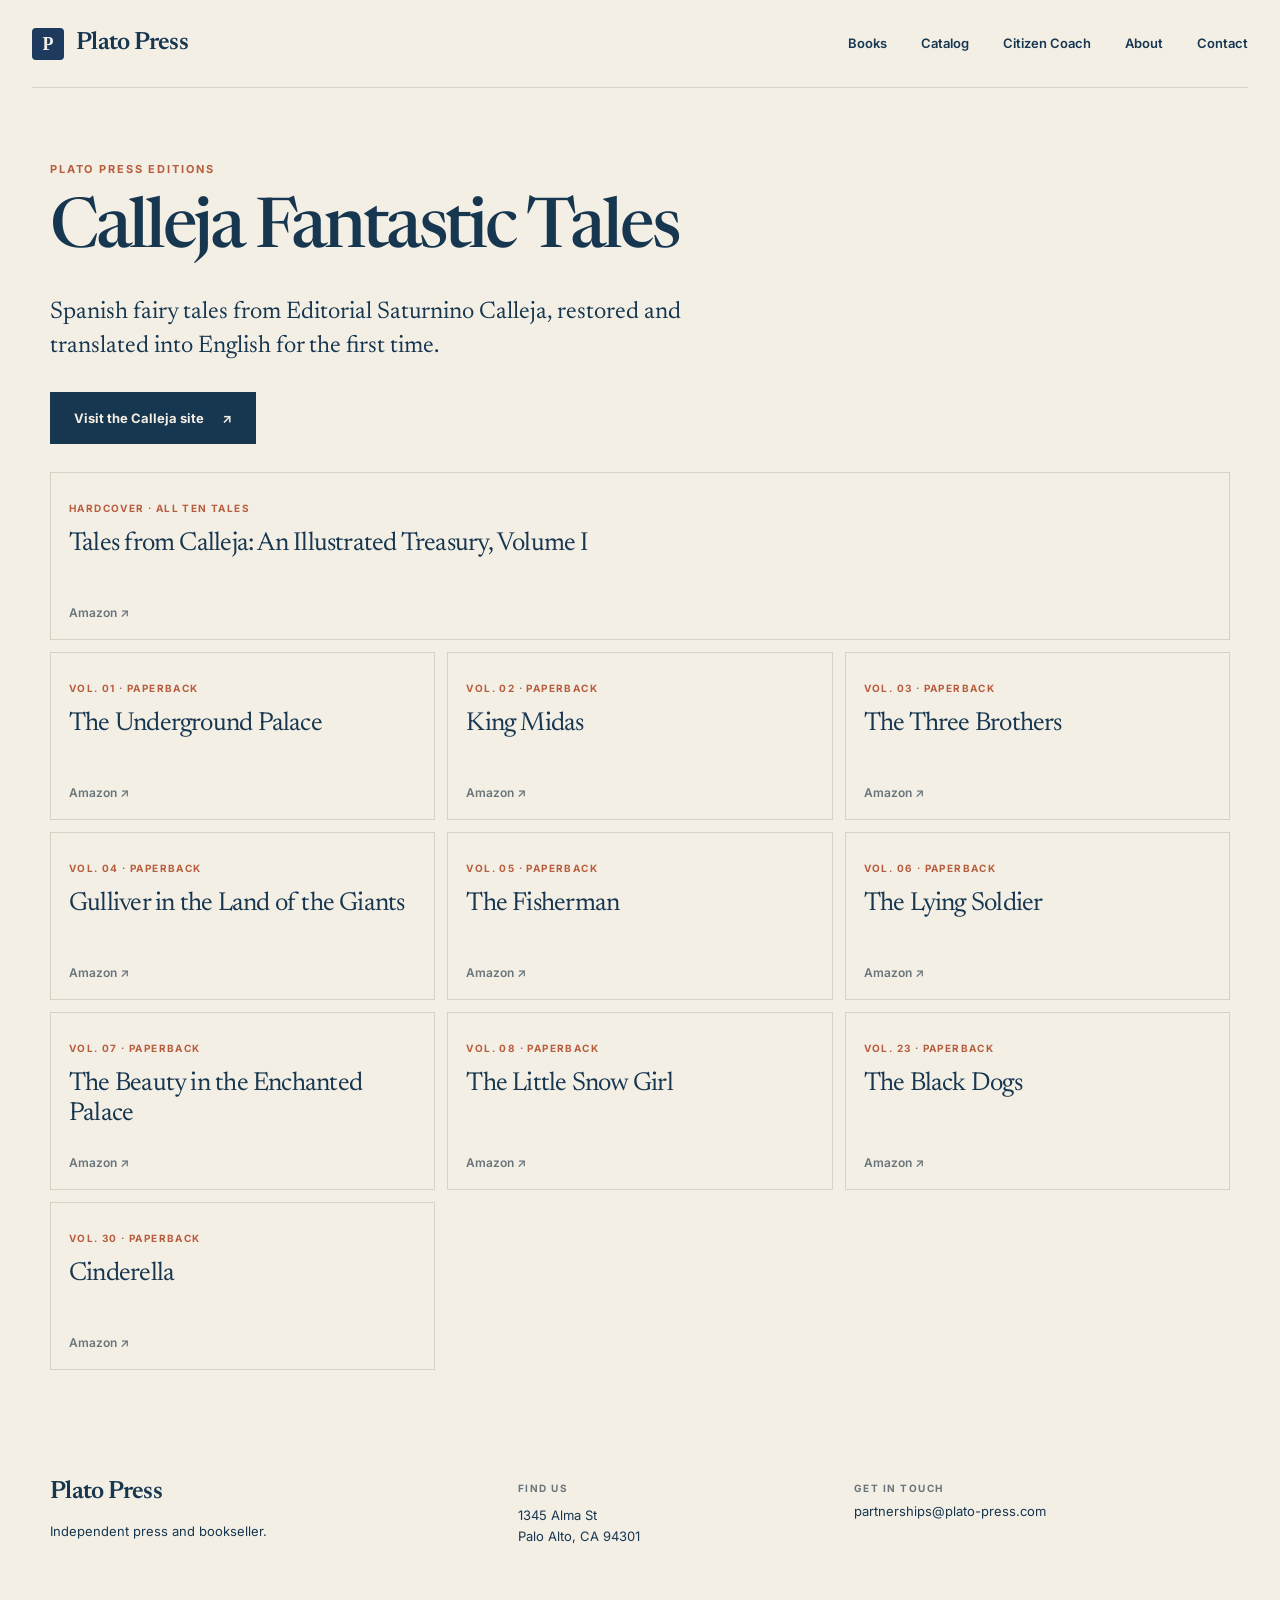
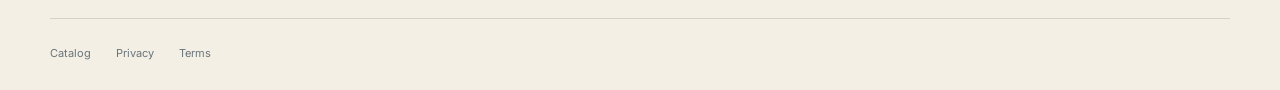
<file: calleja/index.html>
<!doctype html>
<html lang="en">
<head>
  <meta charset="utf-8" />
  <meta name="viewport" content="width=device-width, initial-scale=1" />
  <title>Calleja Fantastic Tales — Plato Press</title>
  <meta name="description" content="Ten Calleja fairy tales from old Madrid, restored plate by plate and translated into English for the first time. Paperbacks, Kindle and an illustrated hardcover." />
  <meta name="robots" content="index, follow" />
  <meta property="og:type" content="website" />
  <meta property="og:title" content="Calleja Fantastic Tales — Plato Press" />
  <meta property="og:description" content="Ten Calleja fairy tales from old Madrid, restored plate by plate and translated into English for the first time. Paperbacks, Kindle and an illustrated hardcover." />
  <meta property="og:url" content="https://www.plato-press.com/calleja/" />
  <meta property="og:image" content="https://www.plato-press.com/assets/brand/social-card.png" />
  <meta name="twitter:card" content="summary_large_image" />
  <link rel="canonical" href="https://www.plato-press.com/calleja/" />
  <link rel="preconnect" href="https://fonts.googleapis.com" />
  <link rel="preconnect" href="https://fonts.gstatic.com" crossorigin />
  <link rel="stylesheet" href="https://fonts.googleapis.com/css2?family=Newsreader:ital,wght@0,400;0,500;0,600;1,400&family=Inter:wght@400;500;600;700&display=swap" />
  <link rel="stylesheet" href="/style.css" />
  <link rel="icon" href="/favicon.svg" type="image/svg+xml" />
</head>
<body>
  <header class="site-header">
    <a class="brand" href="/"><img src="/favicon.svg" alt="" width="32" height="32" /><span class="wordmark">Plato Press</span></a>
    <nav aria-label="Primary navigation">
      <a href="/#books">Books</a>
      <a href="/books/">Catalog</a>
      <a href="/#citizen-coach">Citizen Coach</a>
      <a href="/#about">About</a>
      <a href="mailto:partnerships@plato-press.com">Contact</a>
    </nav>
  </header>

  <main>
    <article class="shell books-page">
      <p class="eyebrow">Plato Press editions</p>
      <h1 class="books-title">Calleja Fantastic Tales</h1>
      <p class="books-lede">Spanish fairy tales from Editorial Saturnino Calleja, restored and translated into English for the first time.</p>
      <p class="editions-all"><a class="button button-dark" href="https://calleja.plato-press.com/" rel="noopener">Visit the Calleja site <span aria-hidden="true">↗</span></a></p>
      <ul class="edition-grid">
        <li class="edition-feature"><a class="edition-card" href="https://www.amazon.com/dp/B0HND86GPM" rel="noopener"><span><span class="edition-kicker">Hardcover · all ten tales</span><span class="edition-name">Tales from Calleja: An Illustrated Treasury, Volume I</span></span><span class="edition-go">Amazon ↗</span></a></li>
        <li><a class="edition-card" href="https://www.amazon.com/dp/B0HD5F2XWS" rel="noopener"><span><span class="edition-kicker">Vol. 01 · Paperback</span><span class="edition-name">The Underground Palace</span></span><span class="edition-go">Amazon ↗</span></a></li>
        <li><a class="edition-card" href="https://www.amazon.com/dp/B0HH8F7PH7" rel="noopener"><span><span class="edition-kicker">Vol. 02 · Paperback</span><span class="edition-name">King Midas</span></span><span class="edition-go">Amazon ↗</span></a></li>
        <li><a class="edition-card" href="https://www.amazon.com/dp/B0HH85KTK1" rel="noopener"><span><span class="edition-kicker">Vol. 03 · Paperback</span><span class="edition-name">The Three Brothers</span></span><span class="edition-go">Amazon ↗</span></a></li>
        <li><a class="edition-card" href="https://www.amazon.com/dp/B0HH7V6XHB" rel="noopener"><span><span class="edition-kicker">Vol. 04 · Paperback</span><span class="edition-name">Gulliver in the Land of the Giants</span></span><span class="edition-go">Amazon ↗</span></a></li>
        <li><a class="edition-card" href="https://www.amazon.com/dp/B0HH7XQMJG" rel="noopener"><span><span class="edition-kicker">Vol. 05 · Paperback</span><span class="edition-name">The Fisherman</span></span><span class="edition-go">Amazon ↗</span></a></li>
        <li><a class="edition-card" href="https://www.amazon.com/dp/B0HH7MKJT9" rel="noopener"><span><span class="edition-kicker">Vol. 06 · Paperback</span><span class="edition-name">The Lying Soldier</span></span><span class="edition-go">Amazon ↗</span></a></li>
        <li><a class="edition-card" href="https://www.amazon.com/dp/B0HHYVQQCM" rel="noopener"><span><span class="edition-kicker">Vol. 07 · Paperback</span><span class="edition-name">The Beauty in the Enchanted Palace</span></span><span class="edition-go">Amazon ↗</span></a></li>
        <li><a class="edition-card" href="https://www.amazon.com/dp/B0HKFKT9XS" rel="noopener"><span><span class="edition-kicker">Vol. 08 · Paperback</span><span class="edition-name">The Little Snow Girl</span></span><span class="edition-go">Amazon ↗</span></a></li>
        <li><a class="edition-card" href="https://www.amazon.com/dp/B0HM894PDW" rel="noopener"><span><span class="edition-kicker">Vol. 23 · Paperback</span><span class="edition-name">The Black Dogs</span></span><span class="edition-go">Amazon ↗</span></a></li>
        <li><a class="edition-card" href="https://www.amazon.com/dp/B0HNHPNJCL" rel="noopener"><span><span class="edition-kicker">Vol. 30 · Paperback</span><span class="edition-name">Cinderella</span></span><span class="edition-go">Amazon ↗</span></a></li>
      </ul>
    </article>
  </main>

  <footer>
    <div class="shell footer-grid">
      <div><p class="wordmark">Plato Press</p><p>Independent press and bookseller.</p></div>
      <div><p class="footer-label">Find us</p><address>1345 Alma St<br />Palo Alto, CA 94301</address></div>
      <div><p class="footer-label">Get in touch</p><a href="mailto:partnerships@plato-press.com">partnerships@plato-press.com</a></div>
    </div>
    <div class="shell footer-bottom"><div><a href="/books/">Catalog</a><a href="/privacy/">Privacy</a><a href="/terms/">Terms</a></div></div>
  </footer>
</body>
</html>
</file>
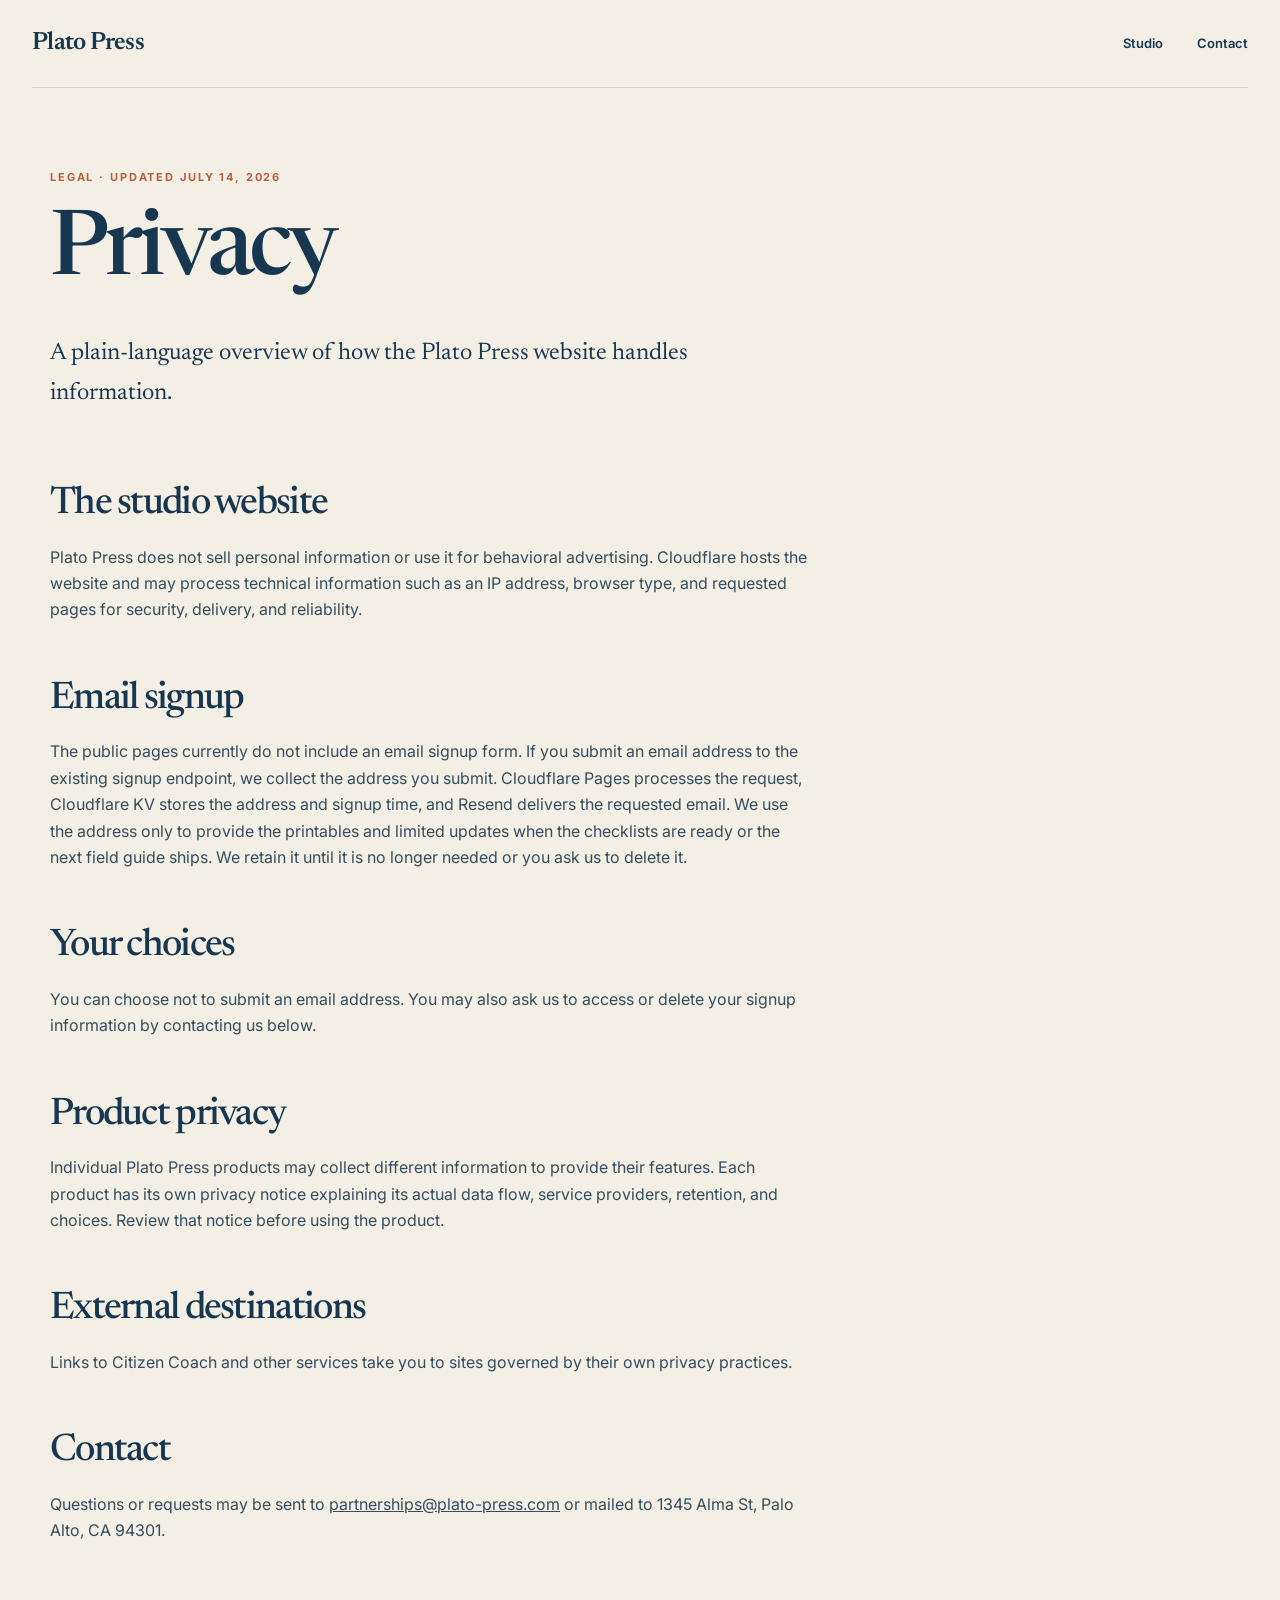
<file: privacy/index.html>
<!doctype html>
<html lang="en">
<head>
  <meta charset="utf-8" />
  <meta name="viewport" content="width=device-width, initial-scale=1" />
  <title>Privacy — Plato Press</title>
  <meta name="description" content="Plato Press studio privacy overview." />
  <link rel="preconnect" href="https://fonts.googleapis.com" />
  <link rel="preconnect" href="https://fonts.gstatic.com" crossorigin />
  <link rel="stylesheet" href="https://fonts.googleapis.com/css2?family=Newsreader:wght@400;500;600&family=Inter:wght@400;500;600;700&display=swap" />
  <link rel="stylesheet" href="/style.css" />
  <link rel="icon" href="/favicon.svg" type="image/svg+xml" />
</head>
<body>
  <header class="site-header">
    <a class="wordmark" href="/">Plato Press</a>
    <nav aria-label="Primary navigation">
      <a href="/">Studio</a>
      <a href="mailto:partnerships@plato-press.com">Contact</a>
    </nav>
  </header>

  <main class="legal shell">
    <p class="eyebrow">Legal · Updated July 14, 2026</p>
    <h1>Privacy</h1>
    <p class="lede">A plain-language overview of how the Plato Press website handles information.</p>
    <div class="prose">
      <h2>The studio website</h2>
      <p>Plato Press does not sell personal information or use it for behavioral advertising. Cloudflare hosts the website and may process technical information such as an IP address, browser type, and requested pages for security, delivery, and reliability.</p>

      <h2>Email signup</h2>
      <p>The public pages currently do not include an email signup form. If you submit an email address to the existing signup endpoint, we collect the address you submit. Cloudflare Pages processes the request, Cloudflare KV stores the address and signup time, and Resend delivers the requested email. We use the address only to provide the printables and limited updates when the checklists are ready or the next field guide ships. We retain it until it is no longer needed or you ask us to delete it.</p>

      <h2>Your choices</h2>
      <p>You can choose not to submit an email address. You may also ask us to access or delete your signup information by contacting us below.</p>

      <h2>Product privacy</h2>
      <p>Individual Plato Press products may collect different information to provide their features. Each product has its own privacy notice explaining its actual data flow, service providers, retention, and choices. Review that notice before using the product.</p>

      <h2>External destinations</h2>
      <p>Links to Citizen Coach and other services take you to sites governed by their own privacy practices.</p>

      <h2>Contact</h2>
      <p>Questions or requests may be sent to <a href="mailto:partnerships@plato-press.com">partnerships@plato-press.com</a> or mailed to 1345 Alma St, Palo Alto, CA 94301.</p>
    </div>
  </main>
</body>
</html>
</file>
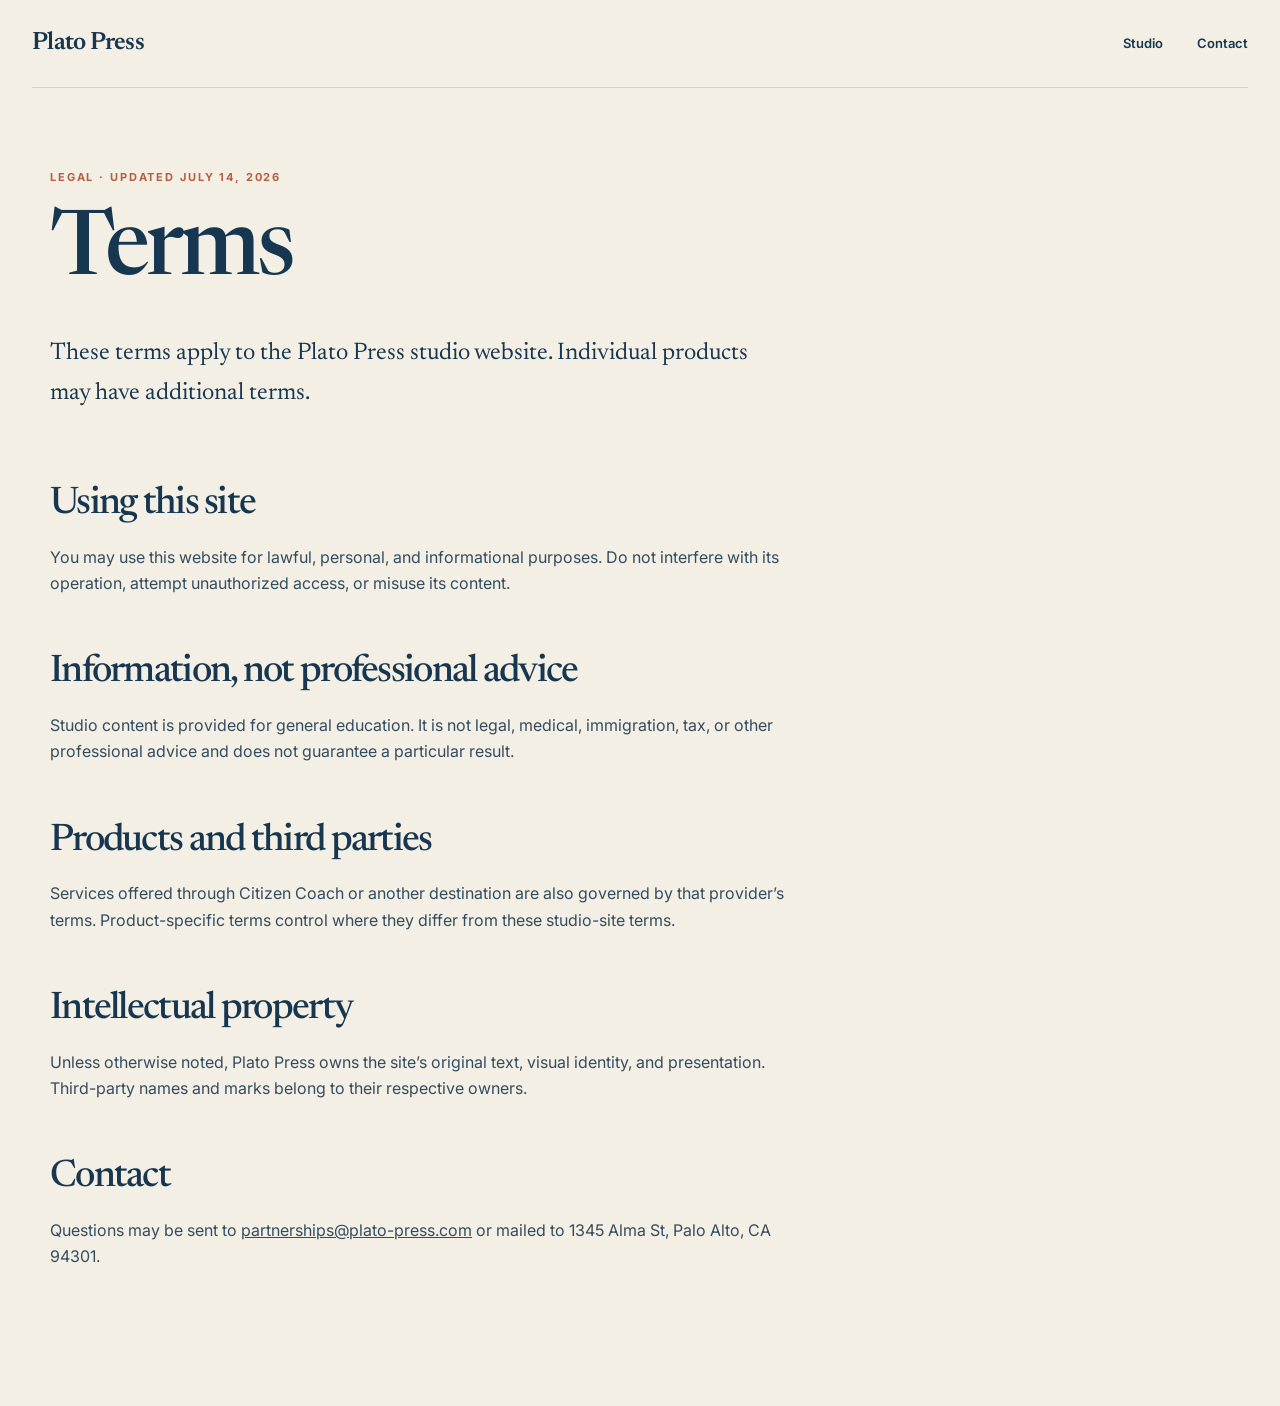
<file: terms/index.html>
<!doctype html><html lang="en"><head><meta charset="utf-8"><meta name="viewport" content="width=device-width,initial-scale=1"><title>Terms — Plato Press</title><meta name="description" content="Terms for the Plato Press studio website."><link rel="preconnect" href="https://fonts.googleapis.com"><link rel="preconnect" href="https://fonts.gstatic.com" crossorigin><link rel="stylesheet" href="https://fonts.googleapis.com/css2?family=Newsreader:wght@400;500;600&family=Inter:wght@400;500;600;700&display=swap"><link rel="stylesheet" href="/style.css"><link rel="icon" href="/favicon.svg" type="image/svg+xml"></head><body><header class="site-header"><a class="wordmark" href="/">Plato Press</a><nav aria-label="Primary navigation"><a href="/">Studio</a><a href="mailto:partnerships@plato-press.com">Contact</a></nav></header><main class="legal shell"><p class="eyebrow">Legal · Updated July 14, 2026</p><h1>Terms</h1><p class="lede">These terms apply to the Plato Press studio website. Individual products may have additional terms.</p><div class="prose"><h2>Using this site</h2><p>You may use this website for lawful, personal, and informational purposes. Do not interfere with its operation, attempt unauthorized access, or misuse its content.</p><h2>Information, not professional advice</h2><p>Studio content is provided for general education. It is not legal, medical, immigration, tax, or other professional advice and does not guarantee a particular result.</p><h2>Products and third parties</h2><p>Services offered through Citizen Coach or another destination are also governed by that provider’s terms. Product-specific terms control where they differ from these studio-site terms.</p><h2>Intellectual property</h2><p>Unless otherwise noted, Plato Press owns the site’s original text, visual identity, and presentation. Third-party names and marks belong to their respective owners.</p><h2>Contact</h2><p>Questions may be sent to <a href="mailto:partnerships@plato-press.com">partnerships@plato-press.com</a> or mailed to 1345 Alma St, Palo Alto, CA 94301.</p></div></main></body></html>
</file>
<file: style.css>
:root{--cream:#f3efe5;--paper:#faf8f2;--navy:#173650;--muted:#69757a;--rule:#d7d2c6;--accent:#b85d3d}*{box-sizing:border-box}html{scroll-behavior:smooth}body{margin:0;background:var(--cream);color:var(--navy);font-family:Inter,sans-serif;font-size:16px;line-height:1.65;-webkit-font-smoothing:antialiased}a{color:inherit}a:focus-visible{outline:3px solid var(--accent);outline-offset:4px}.shell{width:min(1180px,calc(100% - 64px));margin:0 auto}.site-header{width:min(1320px,calc(100% - 64px));margin:0 auto;min-height:88px;display:flex;align-items:center;justify-content:space-between;border-bottom:1px solid var(--rule)}.wordmark{font-family:Newsreader,Georgia,serif;font-size:25px;font-weight:600;letter-spacing:-.03em;text-decoration:none;margin:0}nav{display:flex;gap:34px}nav a{font-size:13px;font-weight:600;text-decoration:none}nav a:hover{color:var(--accent)}.hero{padding:112px 0 124px}.eyebrow{margin:0;color:var(--accent);font-size:11px;font-weight:700;letter-spacing:.17em;text-transform:uppercase}h1,h2{font-family:Newsreader,Georgia,serif;font-weight:500;letter-spacing:-.045em;line-height:.98;margin:0}h1{max-width:1000px;margin-top:28px;font-size:clamp(62px,9vw,124px)}.hero-copy{max-width:690px;margin:43px 0 0 29%;font-family:Newsreader,Georgia,serif;font-size:24px;line-height:1.45}.actions{display:flex;align-items:center;flex-wrap:wrap;gap:28px;margin-top:36px}.hero .actions{margin-left:29%}.button{min-height:52px;display:inline-flex;align-items:center;justify-content:center;gap:18px;padding:0 23px;border:1px solid var(--navy);text-decoration:none;font-size:13px;font-weight:700;transition:transform .18s ease}.button:hover{transform:translateY(-2px)}.button-dark{background:var(--navy);color:var(--cream)}.text-link{font-size:13px;font-weight:700;text-underline-offset:6px}.section-heading{display:flex;justify-content:space-between;align-items:center;padding:24px 0;border-top:1px solid var(--rule)}.section-index{margin:0;color:var(--muted);font-family:Newsreader,Georgia,serif;font-style:italic}.feature-section,.principles{padding-bottom:130px}.citizen-feature{display:grid;grid-template-columns:1.05fr .95fr;min-height:650px;background:var(--navy);color:#f8f3e8}.feature-copy{padding:72px 70px 58px;display:flex;flex-direction:column;align-items:flex-start}.product-mark{width:46px;height:46px;display:grid;place-items:center;border:1px solid rgba(255,255,255,.5);border-radius:10px;color:#e7bd72;font-family:Newsreader,Georgia,serif;font-size:24px}.feature-copy h2{margin-top:44px;font-size:clamp(54px,6vw,82px)}.feature-lede{margin:25px 0 18px;max-width:450px;font-family:Newsreader,Georgia,serif;font-size:29px;line-height:1.2}.feature-copy>p:not(.feature-lede):not(.provenance){max-width:480px;color:#d6dde1}.button-cream{border-color:var(--cream);background:var(--cream);color:var(--navy)}.provenance{margin:auto 0 0;padding-top:38px;font-size:11px;letter-spacing:.13em;text-transform:uppercase;color:#aebdc5}.feature-visual{min-height:650px;position:relative;overflow:hidden}.feature-visual>img{position:absolute;width:100%;height:100%;object-fit:cover;filter:saturate(.76) contrast(.94)}.feature-visual:after{content:"";position:absolute;inset:0;background:linear-gradient(180deg,rgba(13,43,63,.03),rgba(13,43,63,.28))}.practice-card{position:absolute;z-index:2;left:34px;right:34px;bottom:34px;padding:24px;background:rgba(250,248,242,.94);color:var(--navy);box-shadow:0 14px 45px rgba(0,0,0,.17)}.practice-card span{color:var(--accent);font-size:10px;font-weight:700;letter-spacing:.14em;text-transform:uppercase}.practice-card strong{display:block;margin:10px 0 24px;font-family:Newsreader,Georgia,serif;font-size:23px;line-height:1.25;font-weight:500}.practice-card div{font-size:11px;color:var(--muted)}.practice-card i{display:inline-block;width:7px;height:7px;margin-right:6px;border-radius:50%;background:#559070}.principle-grid{display:grid;grid-template-columns:repeat(3,1fr);border-top:1px solid var(--rule);border-bottom:1px solid var(--rule)}.principle-grid article{min-height:330px;padding:44px 34px;border-right:1px solid var(--rule)}.principle-grid article:first-child{padding-left:0}.principle-grid article:last-child{border-right:0;padding-right:0}.principle-grid span{color:var(--accent);font-family:Newsreader,Georgia,serif;font-size:15px;font-style:italic}.principle-grid h3{margin:88px 0 19px;font-family:Newsreader,Georgia,serif;font-size:31px;font-weight:500;line-height:1.1;letter-spacing:-.03em}.principle-grid p{max-width:300px;margin:0;color:#445b69;font-size:14px}.studio-statement{background:var(--paper);padding:130px 0;border-top:1px solid var(--rule);border-bottom:1px solid var(--rule)}.statement-grid{display:grid;grid-template-columns:1fr 3fr;gap:30px}.statement-grid>div{max-width:800px}.statement-grid h2{font-size:clamp(48px,5.6vw,78px)}.statement-grid p:not(.eyebrow){max-width:680px;margin:38px 0 0;font-family:Newsreader,Georgia,serif;font-size:25px;line-height:1.48}footer{padding:78px 0 28px}.footer-grid{display:grid;grid-template-columns:1.15fr .8fr 1fr;gap:35px;padding-bottom:70px}.footer-grid p:not(.wordmark),address,.footer-grid a{margin:8px 0 0;font-size:13px;font-style:normal;text-decoration:none}.footer-label{color:var(--muted);font-size:10px!important;font-weight:700;letter-spacing:.15em;text-transform:uppercase}.footer-bottom{display:flex;justify-content:space-between;padding-top:25px;border-top:1px solid var(--rule);font-size:11px;color:var(--muted)}.footer-bottom p{margin:0}.footer-bottom div{display:flex;gap:25px}.footer-bottom a{text-decoration:none}.legal{padding:80px 0 120px}.legal h1{font-size:clamp(52px,7vw,90px);margin:24px 0 36px}.legal .lede{max-width:720px;font-family:Newsreader,Georgia,serif;font-size:24px}.prose{max-width:760px;margin-top:70px}.prose h2{margin:55px 0 18px;font-size:38px;line-height:1.12}.prose p{color:#334d5f}@media(max-width:760px){.shell,.site-header{width:calc(100% - 36px)}.site-header{min-height:72px}nav{gap:14px 18px;flex-wrap:wrap}.site-header{flex-wrap:wrap;align-items:flex-end;row-gap:10px;height:auto;padding:16px 0}.hero{padding:72px 0 80px}h1{font-size:56px}.hero-copy,.hero .actions{margin-left:0}.hero-copy{margin-top:30px;font-size:21px}.feature-section,.principles{padding-bottom:80px}.citizen-feature{grid-template-columns:1fr}.feature-copy{padding:45px 28px;min-height:560px}.feature-copy h2{margin-top:30px}.feature-visual{min-height:500px}.practice-card{left:18px;right:18px;bottom:18px}.principle-grid{grid-template-columns:1fr}.principle-grid article,.principle-grid article:first-child,.principle-grid article:last-child{min-height:0;padding:32px 0;border-right:0;border-bottom:1px solid var(--rule)}.principle-grid article:last-child{border-bottom:0}.principle-grid h3{margin:28px 0 12px}.studio-statement{padding:80px 0}.statement-grid{grid-template-columns:1fr;gap:35px}.footer-grid{grid-template-columns:1fr;gap:35px}.footer-bottom{flex-direction:column;gap:12px}}@media(prefers-reduced-motion:reduce){html{scroll-behavior:auto}*{transition:none!important}}

nav a[aria-current="page"]{color:var(--accent)}
.books-band{background:var(--paper);border-top:1px solid var(--rule);padding:0 0 88px}
.books-band .section-heading{border-top:0;padding-top:32px}
.books-page{padding:72px 0 24px}
.books-title{max-width:11em;margin-top:18px;font-size:clamp(46px,5.4vw,76px);line-height:1.02}
.books-lede{max-width:680px;margin:28px 0 8px;font-family:Newsreader,Georgia,serif;font-size:24px;line-height:1.45}
.books-lede a{text-underline-offset:4px}
.books-lede em,.group-copy em{font-family:Newsreader,Georgia,serif;font-style:italic}
.catalog-group{padding:42px 0 8px;border-top:1px solid var(--rule);margin-top:28px}
.shelf-row{display:grid;grid-template-columns:minmax(0,1fr) 200px;gap:28px;align-items:center}
.group-title{margin:8px 0 0;font-family:Newsreader,Georgia,serif;font-weight:500;font-size:clamp(32px,4vw,44px);letter-spacing:-.03em;line-height:1.08}
.group-copy{max-width:640px;margin:14px 0 0;color:#445b69;font-size:16px}
.mark-svg{display:block;width:min(180px,100%);height:auto;color:var(--navy);justify-self:end}
.shop-block{margin-top:28px}
.shop-note{max-width:560px;margin:0;color:#445b69;font-size:15px}
.shop-actions{display:flex;flex-wrap:wrap;gap:12px;margin-top:18px}
.button-outline{background:transparent;color:var(--navy)}
.is-soon{cursor:default}
.is-soon:hover{transform:none}
.soon{color:var(--muted);font-size:11px;font-weight:700;letter-spacing:.12em;text-transform:uppercase}
.edition-grid{list-style:none;margin:28px 0 0;padding:0;display:grid;grid-template-columns:repeat(3,minmax(0,1fr));gap:12px}
.edition-grid .edition-feature{grid-column:1 / -1}
.edition-grid li{display:flex;margin:0}
.edition-card{flex:1;display:flex;flex-direction:column;justify-content:space-between;gap:24px;min-height:168px;padding:20px 18px 16px;border:1px solid var(--rule);background:var(--cream);text-decoration:none}
.edition-card:hover{border-color:var(--navy)}
.edition-kicker{color:var(--accent);font-size:10px;font-weight:700;letter-spacing:.14em;text-transform:uppercase}
.edition-name{display:block;margin-top:10px;font-family:Newsreader,Georgia,serif;font-size:26px;line-height:1.15;letter-spacing:-.03em;overflow-wrap:break-word}
.edition-go{color:var(--muted);font-size:12px;font-weight:600}.edition-meta{display:block;margin-top:10px;color:#445b69;font-size:14px;font-weight:400;line-height:1.45;letter-spacing:0;text-transform:none}.edition-price{color:var(--navy);font-size:13px;font-weight:700;letter-spacing:.02em}.shop-grid{grid-template-columns:1fr 1fr}.catalog-jump{margin:4px 0 0}
.edition-card:hover .edition-go{color:var(--accent)}
.editions-all{margin:28px 0 0}
@media(max-width:980px){.edition-grid{grid-template-columns:1fr 1fr}}
@media(max-width:900px){.site-header{flex-wrap:wrap;align-items:flex-end;row-gap:8px;height:auto;padding:14px 0}nav{flex-wrap:wrap;gap:12px 16px}}
.brand{display:inline-flex;align-items:center;gap:12px;color:inherit;text-decoration:none}.brand img{width:32px;height:32px;display:block}.hero-mark{width:44px;height:44px;display:block;margin:0 0 28px}.catalog{padding-bottom:72px}.catalog .section-heading+.catalog-group{border-top:0;margin-top:8px}.app-note{background:var(--navy);color:#f8f3e8}.app-note .section-heading{border-top:0;padding-top:56px}.app-note .section-index{color:#aebdc5}.app-row{display:grid;grid-template-columns:1.15fr .85fr;gap:48px;align-items:center;padding:28px 0 88px}.app-copy h2{font-size:clamp(42px,5vw,68px)}.app-lede{margin:22px 0 14px;max-width:460px;font-family:Newsreader,Georgia,serif;font-size:28px;line-height:1.2}.app-copy>p:not(.app-lede):not(.app-provenance){max-width:480px;margin:0;color:#d6dde1}.app-provenance{margin:28px 0 0;font-size:11px;letter-spacing:.13em;text-transform:uppercase;color:#aebdc5}.app-visual{min-height:0}.app-visual img{display:block;width:100%;height:320px;object-fit:cover;filter:saturate(.76) contrast(.94)}.crosslink{margin:36px 0 0;font-size:14px;font-weight:600}.crosslink a{text-underline-offset:4px}
@media(max-width:760px){.books-page{padding-top:36px}.books-lede{font-size:21px}.shelf-row{grid-template-columns:1fr;gap:8px}.mark-svg{justify-self:start;margin-bottom:8px}.edition-grid{grid-template-columns:1fr}.edition-name{font-size:28px}.shop-actions .button{width:100%;height:auto;flex-wrap:wrap;justify-content:center;row-gap:4px;padding:14px 18px}.app-row{grid-template-columns:1fr;gap:28px;padding-bottom:56px}.app-visual img{height:220px}.app-lede{font-size:22px}}

.books-note{margin:12px 0 0;color:var(--muted);font-size:13px}
.category-nav{display:flex;flex-wrap:wrap;gap:8px;margin:28px 0 0}
.category-nav a{display:inline-flex;align-items:baseline;gap:8px;padding:8px 12px;border:1px solid var(--rule);background:var(--paper);text-decoration:none;font-size:13px;font-weight:600}
.category-nav a:hover{border-color:var(--navy);color:var(--accent)}
.category-nav .count{color:var(--muted);font-size:12px;font-weight:500}
.book-grid{list-style:none;margin:22px 0 0;padding:0;display:grid;grid-template-columns:repeat(4,minmax(0,1fr));gap:16px}
.book-grid>li{display:flex;min-width:0;margin:0}
.book-card{flex:1;display:flex;flex-direction:column;min-width:0;border:1px solid var(--rule);background:var(--cream);color:inherit;text-decoration:none}
a.book-card:hover{border-color:var(--navy)}
a.book-card:hover .edition-go{color:var(--accent)}
.book-cover{position:relative;display:block;aspect-ratio:3/4;background:var(--paper);border-bottom:1px solid var(--rule);overflow:hidden}
.book-cover img{width:100%;height:100%;object-fit:contain;object-position:center;display:block}
.book-copy{display:flex;flex-direction:column;flex:1;padding:14px 14px 16px}
.book-card .edition-name{margin-top:6px;font-size:20px;line-height:1.2;overflow-wrap:break-word}
.book-card .edition-meta{margin-top:8px;color:var(--muted);font-size:11px;font-weight:700;letter-spacing:.12em;text-transform:uppercase}
.book-card .edition-go{margin-top:auto;padding-top:14px}
.sold-badge{position:absolute;top:12px;left:12px;padding:5px 8px;background:var(--navy);color:var(--cream);font-size:11px;font-weight:700;letter-spacing:.02em;line-height:1}
.book-card.is-sold .book-cover img{opacity:.72}
.book-card .edition-links{display:flex;flex-direction:column;align-items:flex-start;gap:8px;margin-top:auto;padding-top:14px}
.book-card .edition-links .edition-go{margin-top:0;padding-top:0;text-decoration:none}
.book-card .edition-links a.edition-go:hover{color:var(--accent)}
article.book-card:has(a):hover{border-color:var(--navy)}
.catalog-group{scroll-margin-top:16px}
.sr-only{position:absolute;width:1px;height:1px;padding:0;margin:-1px;overflow:hidden;clip:rect(0,0,0,0);white-space:nowrap;border:0}
@media(max-width:1100px){.book-grid{grid-template-columns:repeat(3,minmax(0,1fr))}}
@media(max-width:760px){.book-grid{grid-template-columns:repeat(2,minmax(0,1fr));gap:12px}.book-card .edition-name{font-size:17px}.book-copy{padding:12px 12px 14px}}
</file>
